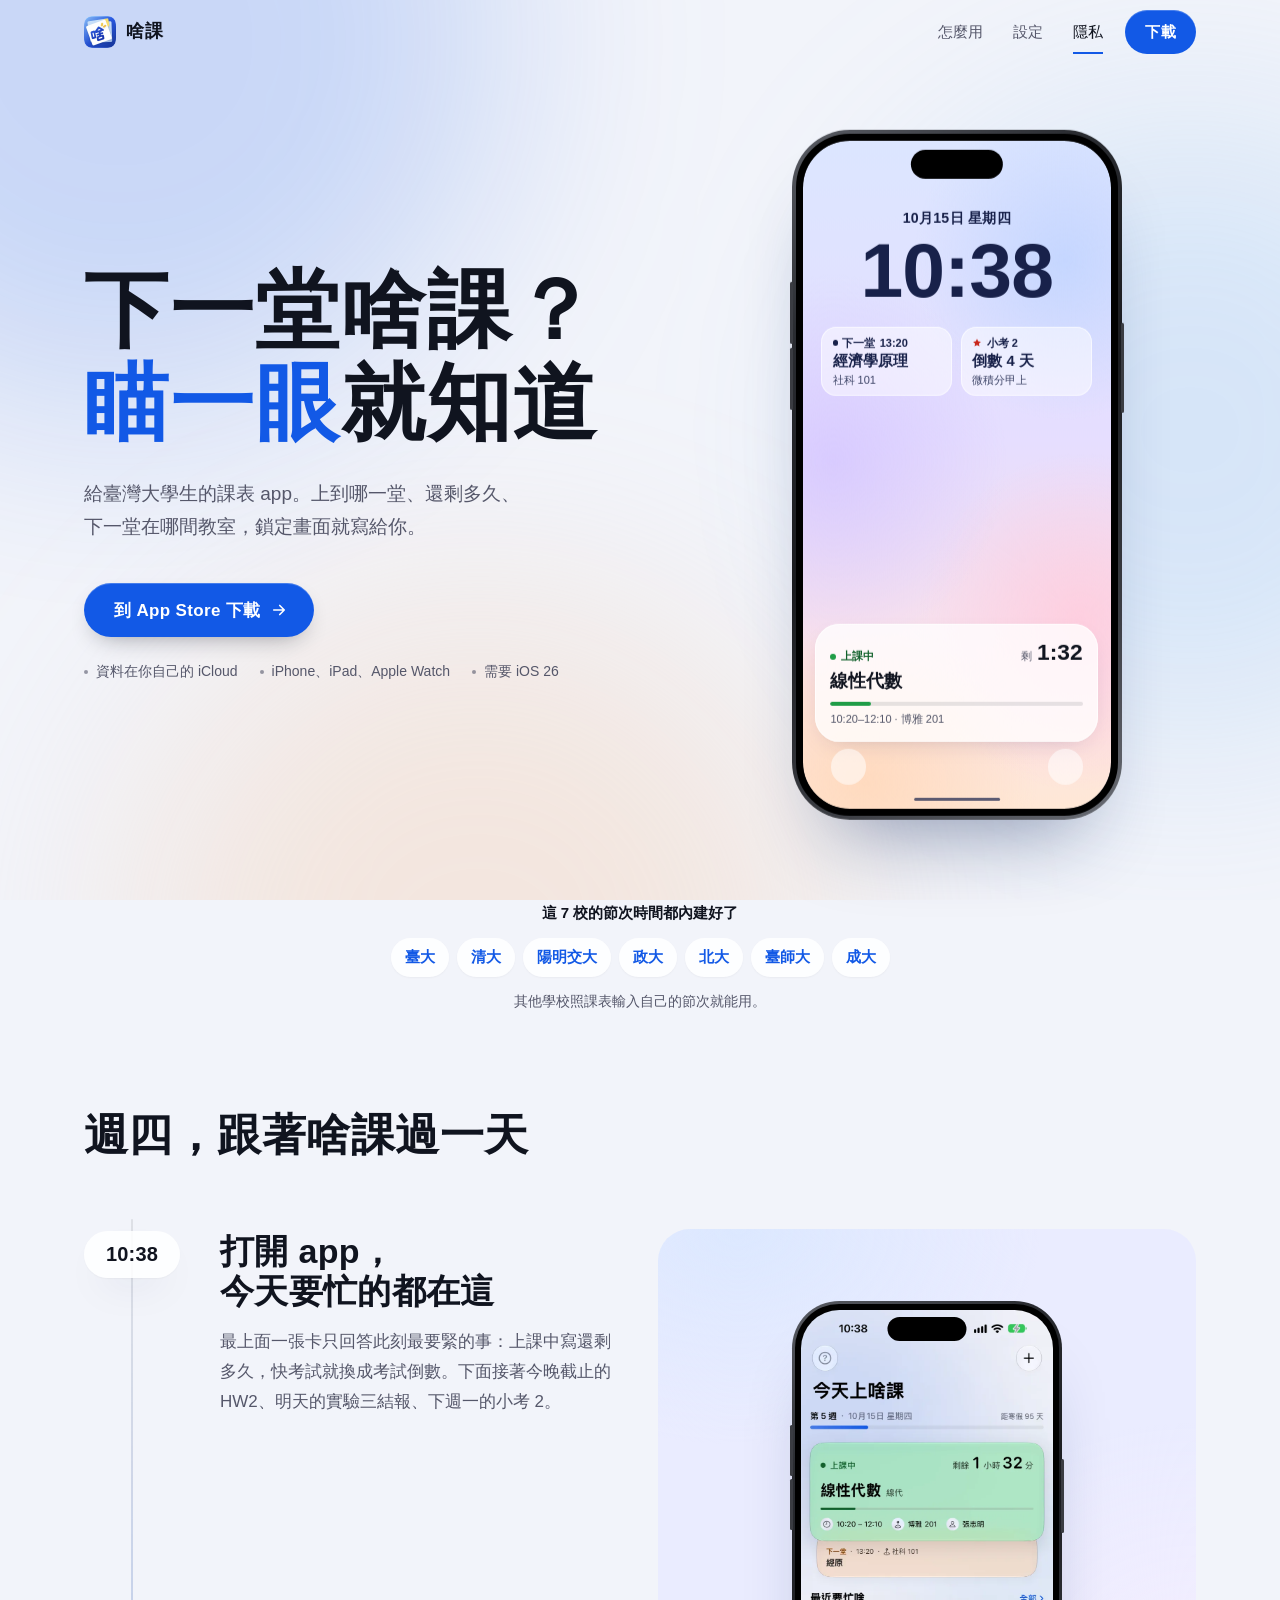
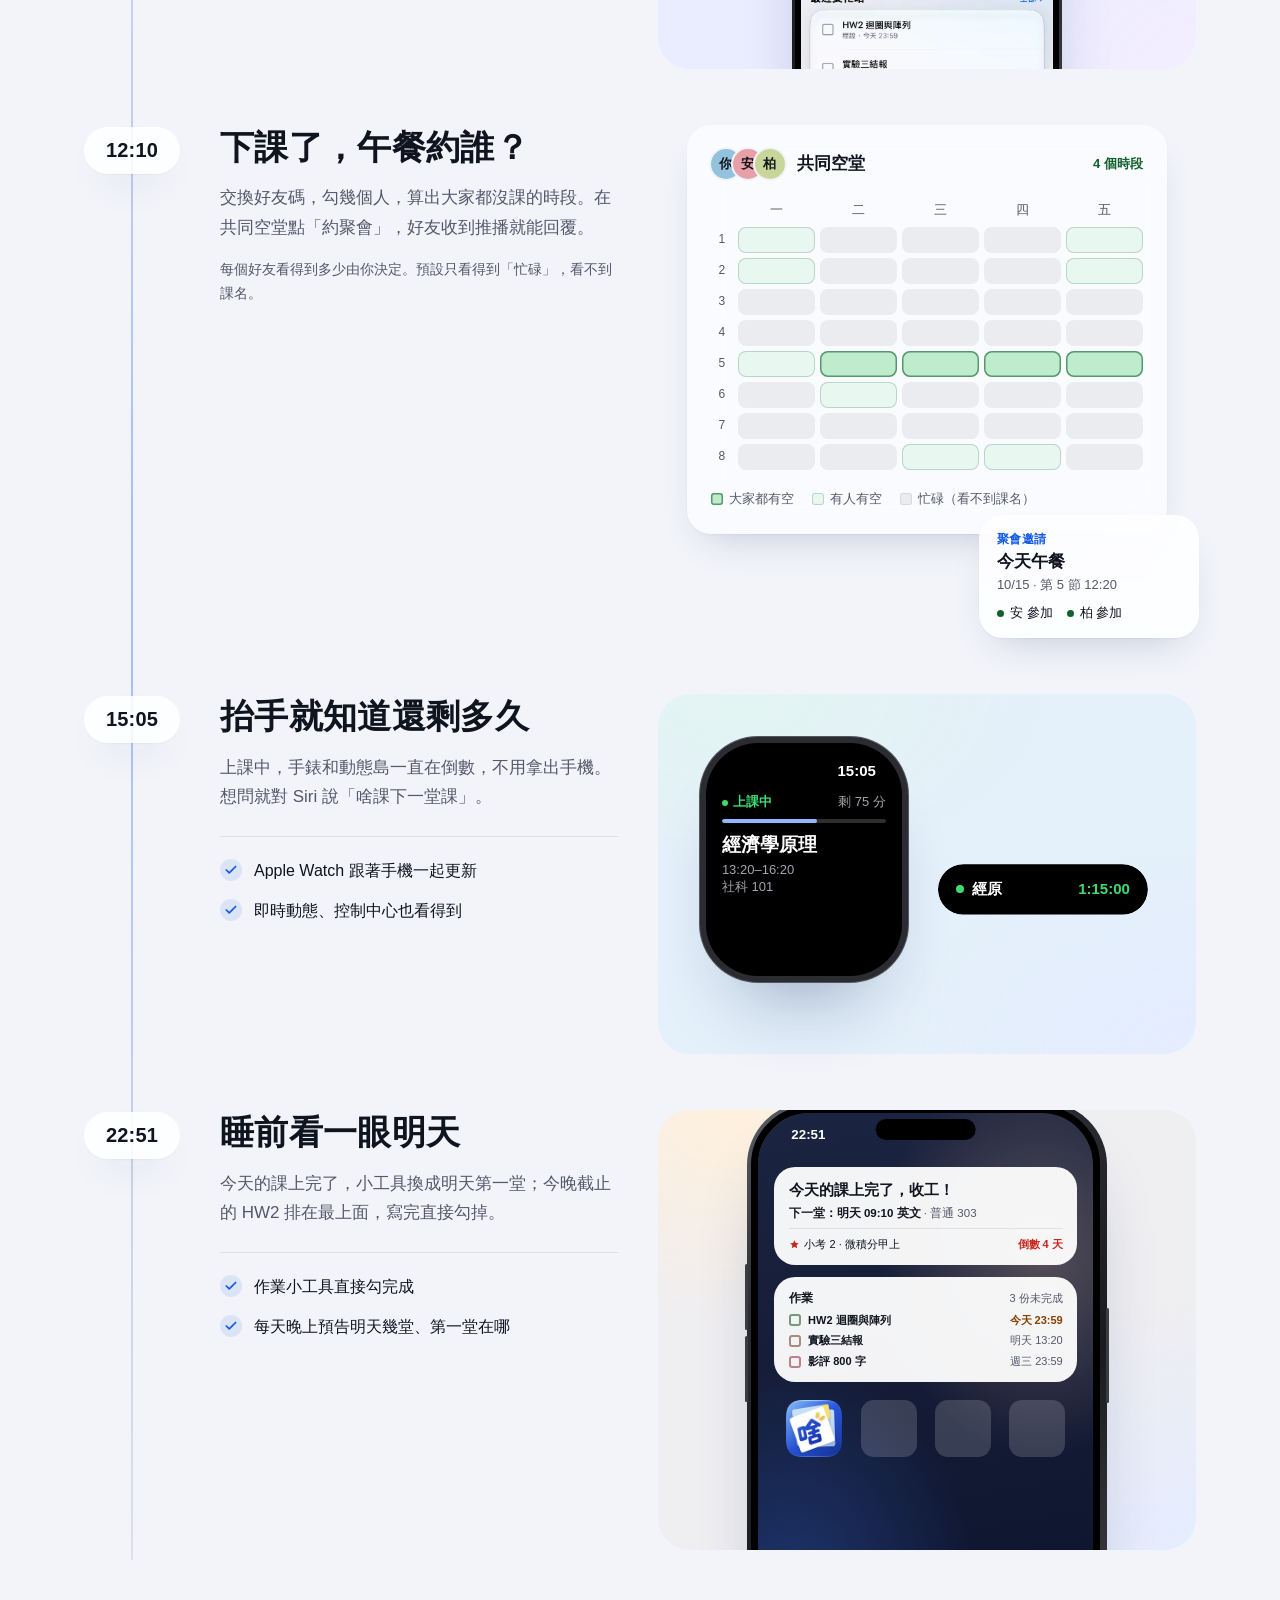
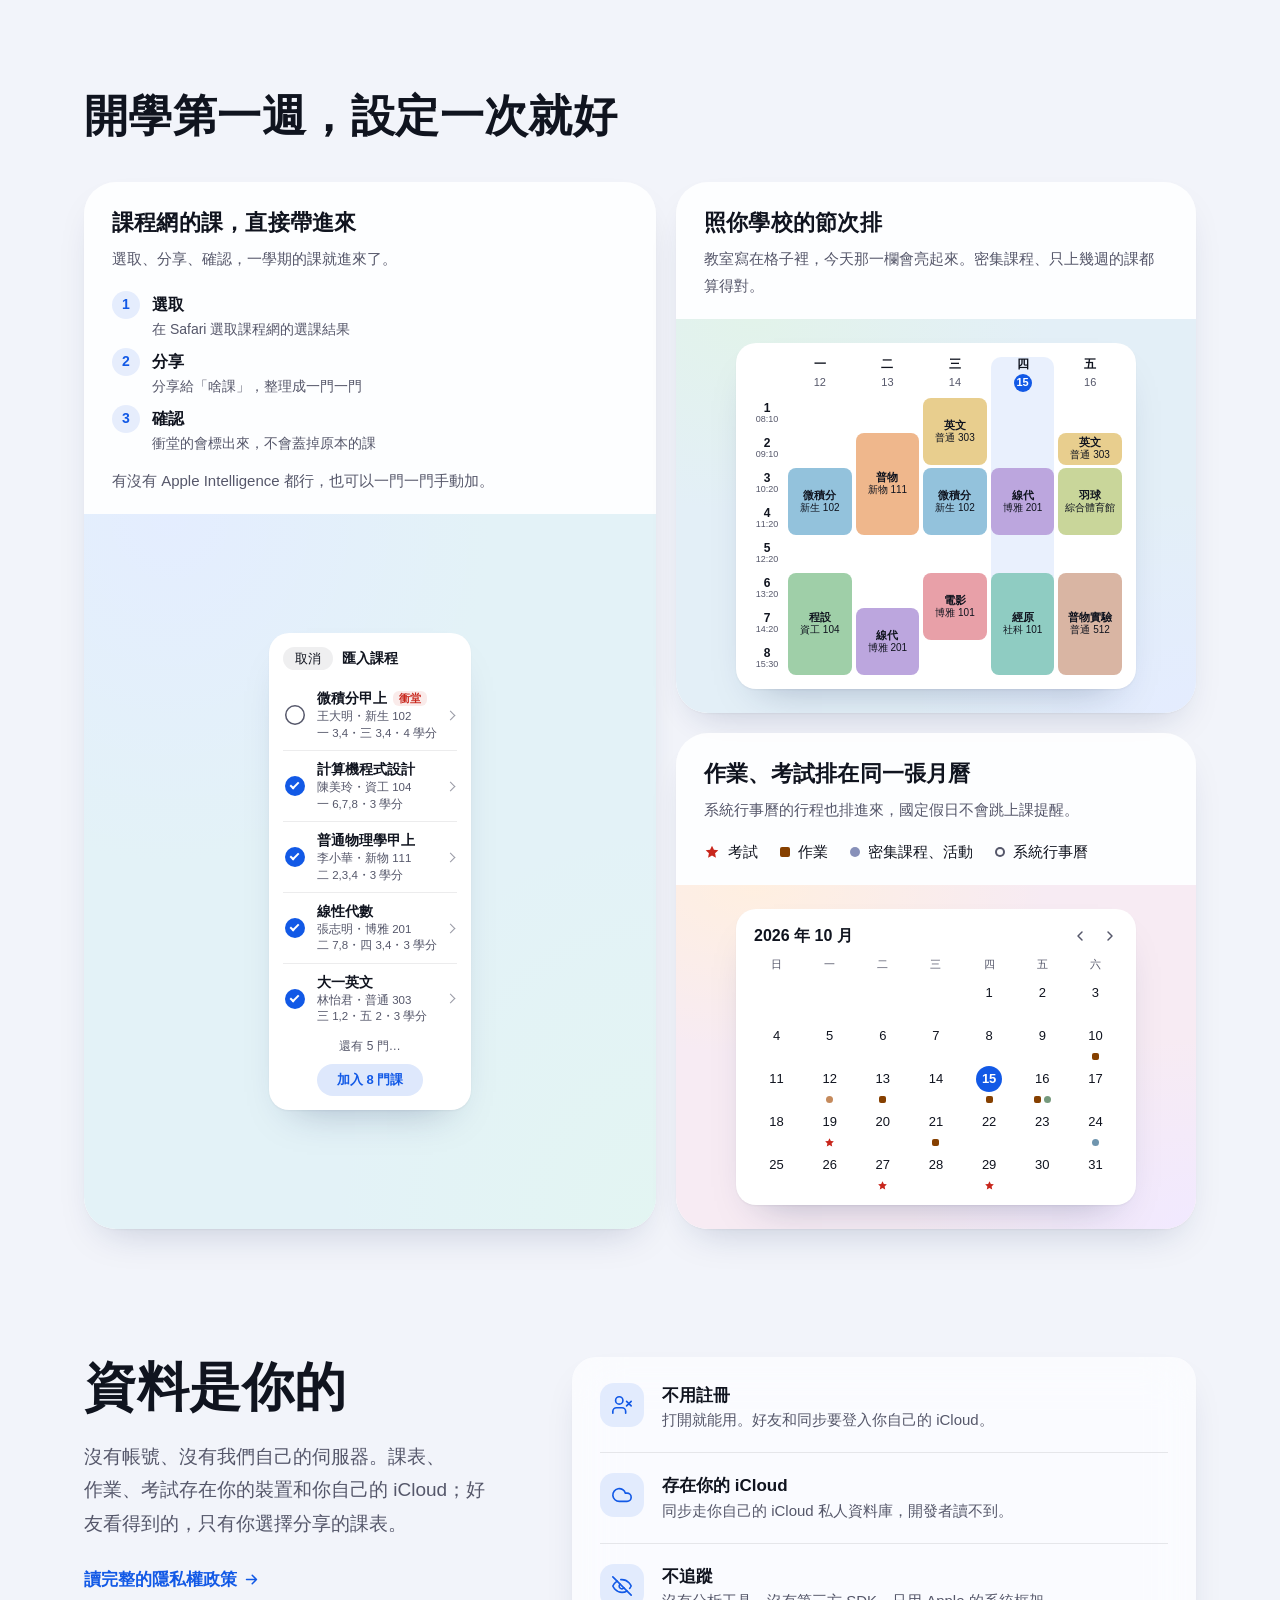
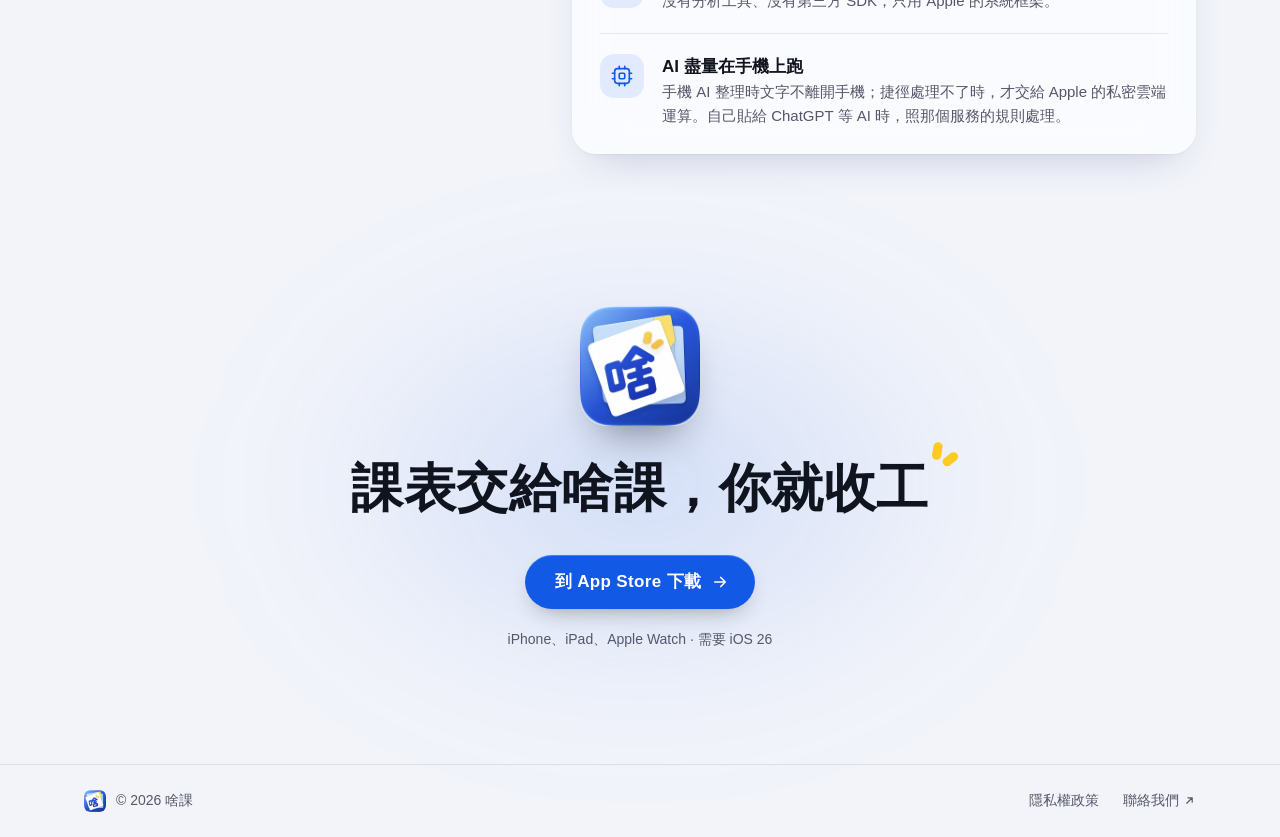
<file: index.html>
<!doctype html>
<html lang="zh-Hant-TW">
<head>
  <meta charset="utf-8">
  <meta name="viewport" content="width=device-width, initial-scale=1, viewport-fit=cover">
  <title>啥課：下一堂啥課？瞄一眼就知道</title>
  <meta name="description" content="做給臺灣大學生的課表 app。下一堂是什麼課、在哪間教室、作業什麼時候交，鎖定畫面、小工具、Apple Watch 瞄一眼就知道。">
  <meta name="theme-color" content="#F2F4FA" media="(prefers-color-scheme: light)">
  <meta name="theme-color" content="#05070D" media="(prefers-color-scheme: dark)">
  <!-- Safari 頂端的「打開／取得」橫幅；ID 是 App Store Connect →「App 資訊」→ Apple ID -->
  <meta name="apple-itunes-app" content="app-id=6815129803">

  <meta property="og:type" content="website">
  <meta property="og:title" content="啥課：下一堂啥課？瞄一眼就知道">
  <meta property="og:description" content="做給臺灣大學生的課表 app。課、作業、考試一頁看完，鎖定畫面瞄一眼就知道下一堂。">
  <!-- 社群平台只吃完整網址（deploy.sh 會檢查）；換網域時這裡和 og:url 一起改 -->
  <meta property="og:url" content="https://amo-ah11235.github.io/whats-my-next-class-site/">
  <meta property="og:image" content="https://amo-ah11235.github.io/whats-my-next-class-site/assets/og.png">
  <meta property="og:locale" content="zh_TW">
  <meta name="twitter:card" content="summary_large_image">

  <link rel="icon" type="image/png" href="assets/favicon.png">
  <link rel="apple-touch-icon" href="assets/apple-touch-icon.png">
  <link rel="stylesheet" href="style.css?v=20261023a">
</head>
<body>
  <a class="skip" href="#main">跳到主要內容</a>
  <div class="sky" aria-hidden="true"><i></i><i></i><i></i></div>

  <!-- 線條圖示：同一套 24 格、圓頭筆畫 -->
  <svg width="0" height="0" style="position:absolute" aria-hidden="true">
    <symbol id="i-check" viewBox="0 0 24 24"><path d="M20 6 9 17l-5-5"/></symbol>
    <symbol id="i-arrow" viewBox="0 0 24 24"><path d="M5 12h14M13 6l6 6-6 6"/></symbol>
    <symbol id="i-back" viewBox="0 0 24 24"><path d="M15 6l-6 6 6 6"/></symbol>
    <symbol id="i-fwd" viewBox="0 0 24 24"><path d="M9 6l6 6-6 6"/></symbol>
    <symbol id="i-out" viewBox="0 0 24 24"><path d="M7 17 17 7M9 7h8v8"/></symbol>
    <symbol id="i-user-x" viewBox="0 0 24 24"><path d="M16 21v-2a4 4 0 0 0-4-4H6a4 4 0 0 0-4 4v2"/><circle cx="9" cy="7" r="4"/><path d="m17 8 5 5M22 8l-5 5"/></symbol>
    <symbol id="i-cloud" viewBox="0 0 24 24"><path d="M17.5 19H9a7 7 0 1 1 6.71-9h1.79a4.5 4.5 0 1 1 0 9Z"/></symbol>
    <symbol id="i-eye-off" viewBox="0 0 24 24"><path d="M9.88 9.88a3 3 0 1 0 4.24 4.24"/><path d="M10.73 5.08A10.4 10.4 0 0 1 12 5c7 0 10 7 10 7a13.2 13.2 0 0 1-1.67 2.68"/><path d="M6.61 6.61A13.5 13.5 0 0 0 2 12s3 7 10 7a9.7 9.7 0 0 0 5.39-1.61"/><path d="m2 2 20 20"/></symbol>
    <symbol id="i-chip" viewBox="0 0 24 24"><rect x="4" y="4" width="16" height="16" rx="3"/><rect x="9" y="9" width="6" height="6" rx="1"/><path d="M9 1.5V4M15 1.5V4M9 20v2.5M15 20v2.5M1.5 9H4M1.5 15H4M20 9h2.5M20 15h2.5"/></symbol>
    <symbol id="i-star" viewBox="0 0 24 24"><path d="M12 2.5l2.9 6.1 6.6.8-4.9 4.6 1.3 6.6L12 17.3l-5.9 3.3 1.3-6.6L2.5 9.4l6.6-.8z"/></symbol>
    <!-- 圖示右上那兩筆驚嘆光芒，座標取自 AppIcon 的 SVG（見 BrandSpark.swift） -->
    <symbol id="i-spark" viewBox="1022 406 318 295"><path d="M1096 462 1078 566M1284 584 1208 645"/></symbol>
  </svg>

  <header class="top" id="top">
    <div class="top-inner">
      <a class="brand" href="#">
        <img src="assets/icon.webp" alt="" width="32" height="32">
        <span>啥課</span>
      </a>
      <nav aria-label="主選單">
        <a href="#day">怎麼用</a>
        <a href="#setup">設定</a>
        <a href="#privacy">隱私</a>
        <a class="pill pill-small" href="https://apps.apple.com/tw/app/id6815129803" data-appstore>下載</a>
      </nav>
    </div>
  </header>

  <!--
    整頁示範資料是同一份（website/README.md「示範資料」）：
    週四 10/15，臺大節次。10:38 線性代數（第 3–4 節，博雅 201）上課中，
    下一堂 13:20 經濟學原理（第 6–8 節，社科 101）；小考 2 在下週一 10/19（微積分甲上），倒數 4 天。
  -->
  <main id="main">
    <!-- 開場：鎖定畫面直接回答「下一堂啥課？」 -->
    <section class="hero">
      <div class="hero-copy">
        <h1>下一堂啥課？<br><span class="ink">瞄一眼</span>就知道</h1>
        <p class="lede">給臺灣大學生的課表 app。上到<span class="nb">哪一堂</span>、<span class="nb">還剩多久</span>、<span class="nb">下一堂</span>在<span class="nb">哪間教室</span>，<span class="nb">鎖定畫面</span><span class="nb">就寫給你</span>。</p>
        <div class="cta">
          <a class="pill" href="https://apps.apple.com/tw/app/id6815129803" data-appstore>
            到 App Store 下載
            <svg class="icon" aria-hidden="true"><use href="#i-arrow"/></svg>
          </a>
        </div>
        <ul class="facts">
          <li>資料在你自己的 iCloud</li>
          <li>iPhone、iPad、Apple Watch</li>
          <li>需要 iOS 26</li>
        </ul>
      </div>

      <figure class="hero-visual">
        <div class="phone">
          <div class="screen lock" role="img" aria-label="iPhone 鎖定畫面，週四 10:38：即時動態顯示線性代數上課中、剩 1 小時 32 分；小工具顯示下一堂 13:20 經濟學原理在社科 101，小考 2（微積分甲上）倒數 4 天">
            <div class="lk-date">10月15日 星期四</div>
            <div class="lk-time num">10:38</div>
            <div class="lk-widgets">
              <div class="lk-w">
                <span class="lk-w-head"><i class="lk-dot"></i>下一堂 <span class="num">13:20</span></span>
                <b>經濟學原理</b>
                <span>社科 101</span>
              </div>
              <div class="lk-w">
                <span class="lk-w-head"><svg class="lk-star" aria-hidden="true"><use href="#i-star"/></svg>小考 2</span>
                <b class="num">倒數 4 天</b>
                <span>微積分甲上</span>
              </div>
            </div>
            <div class="lk-live">
              <div class="lk-live-row">
                <span class="lk-status"><i></i>上課中</span>
                <span class="lk-left num">剩 <b>1:32</b></span>
              </div>
              <div class="lk-title">線性代數</div>
              <div class="lk-bar"><i></i></div>
              <div class="lk-meta num">10:20–12:10 · 博雅 201</div>
            </div>
            <div class="lk-bottom"><i></i><i></i></div>
          </div>
        </div>
      </figure>
    </section>

    <div class="schools">
      <p class="schools-head">這 7 校的節次時間都內建好了</p>
      <ul class="school-tags">
        <li>臺大</li><li>清大</li><li>陽明交大</li><li>政大</li><li>北大</li><li>臺師大</li><li>成大</li>
      </ul>
      <p class="schools-note">其他學校<span class="nb">照課表</span>輸入<span class="nb">自己的節次</span>就能用。</p>
    </div>

    <!-- 一天的時間軸 -->
    <section id="day" class="day" aria-labelledby="day-title">
      <h2 id="day-title" class="day-title"><span class="line">週四，</span><span class="line">跟著啥課過一天</span></h2>

      <ol class="timeline">
        <li class="moment">
          <time class="clock num" datetime="2026-10-15T10:38+08:00">10:38</time>
          <div class="moment-copy">
            <h3><span class="line">打開 app，</span><span class="line">今天要忙的都在這</span></h3>
            <p>最上面一張卡只回答此刻最要緊的事：上課中寫還剩多久，<span class="nb">快考試</span>就換成<span class="nb">考試倒數</span>。下面接著今晚截止的 HW2、明天的<span class="nb">實驗三結報</span>、下週一的<span class="nb">小考 2</span>。</p>
          </div>
          <figure class="stage" style="--t1:#DCE8FF; --t2:#F3EEFF; --d1:#16233F; --d2:#241D3D">
            <div class="phone">
              <div class="screen"><img src="assets/01-today.webp" width="720" height="1564" alt="今天頁：線性代數上課中，剩 1 小時 32 分，後面疊著下一堂經濟學原理，下面列出今晚截止的 HW2 和其他作業、考試"></div>
            </div>
          </figure>
        </li>

        <li class="moment" id="friends">
          <time class="clock num" datetime="2026-10-15T12:10+08:00">12:10</time>
          <div class="moment-copy">
            <h3><span class="line">下課了，</span><span class="line">午餐約誰？</span></h3>
            <p>交換好友碼，勾幾個人，算出大家都沒課的時段。在共同空堂點「約聚會」，好友收到推播就能回覆。</p>
            <p class="note">每個好友看得到多少由你決定。預設只看得到「忙碌」，看不到課名。</p>
          </div>
          <div class="friends-visual">
            <div class="freegrid" role="img" aria-label="三個人的週課表疊在一起，綠色格子是大家都沒課的時段：週二到週五的第 5 節，剛好是午餐時間。好友的課只顯示成忙碌，看不到課名">
              <div class="fg-head">
                <span class="avatars" aria-hidden="true"><b style="--c:#93C2DC">你</b><b style="--c:#E8A0A8">安</b><b style="--c:#C9D69A">柏</b></span>
                <span class="fg-title">共同空堂</span>
                <span class="fg-count num">4 個時段</span>
              </div>
              <div class="fg" id="freegrid"></div>
              <div class="fg-foot">
                <span><i class="sw sw-free"></i>大家都有空</span>
                <span><i class="sw sw-some"></i>有人有空</span>
                <span><i class="sw sw-busy"></i>忙碌（看不到課名）</span>
              </div>
            </div>
            <div class="invite" aria-hidden="true">
              <span class="inv-label">聚會邀請</span>
              <b>今天午餐</b>
              <span class="inv-meta num">10/15 · 第 5 節 12:20</span>
              <span class="inv-replies"><span><i class="ok"></i>安 參加</span><span><i class="ok"></i>柏 參加</span></span>
            </div>
          </div>
        </li>

        <li class="moment">
          <time class="clock num" datetime="2026-10-15T15:05+08:00">15:05</time>
          <div class="moment-copy">
            <h3>抬手就知道還剩多久</h3>
            <p>上課中，手錶和動態島<span class="nb">一直在倒數</span>，<span class="nb">不用拿出手機</span>。想問就對 Siri 說<span class="nb">「啥課下一堂課」</span>。</p>
            <ul class="ticks">
              <li><svg class="icon" aria-hidden="true"><use href="#i-check"/></svg>Apple Watch 跟著手機一起更新</li>
              <li><svg class="icon" aria-hidden="true"><use href="#i-check"/></svg>即時動態、控制中心也看得到</li>
            </ul>
          </div>
          <figure class="wrist" style="--t1:#E3F5F2; --t2:#E4ECFF; --d1:#0F2E2B; --d2:#16233F" aria-label="Apple Watch 和動態島，15:05：經濟學原理上課中，剩 75 分，在社科 101" role="img">
            <div class="watch">
              <div class="watch-screen">
                <span class="wt-time num">15:05</span>
                <span class="wt-row"><span class="wt-status"><i></i>上課中</span><span class="wt-left num">剩 75 分</span></span>
                <span class="wt-bar"><i></i></span>
                <b class="wt-title">經濟學原理</b>
                <span class="wt-meta num">13:20–16:20</span>
                <span class="wt-meta">社科 101</span>
              </div>
            </div>
            <div class="island" aria-hidden="true">
              <span class="is-l"><i></i>經原</span>
              <span class="is-r num" data-countdown="4500">1:15:00</span>
            </div>
          </figure>
        </li>

        <li class="moment">
          <time class="clock num" datetime="2026-10-15T22:51+08:00">22:51</time>
          <div class="moment-copy">
            <h3>睡前看一眼明天</h3>
            <p>今天的課上完了，小工具換成明天第一堂；今晚截止的 HW2 排在最上面，寫完直接勾掉。</p>
            <ul class="ticks">
              <li><svg class="icon" aria-hidden="true"><use href="#i-check"/></svg>作業小工具直接勾完成</li>
              <li><svg class="icon" aria-hidden="true"><use href="#i-check"/></svg>每天晚上預告明天幾堂、第一堂在哪</li>
            </ul>
          </div>
          <figure class="stage stage-home" style="--t1:#FFF0DC; --t2:#E4ECFF; --d1:#3A2A12; --d2:#16233F">
            <div class="phone">
              <div class="screen home" role="img" aria-label="iPhone 主畫面，週四 22:51：小工具寫今天的課上完了，下一堂是明天 09:10 英文，小考 2 倒數 4 天；作業小工具還有 3 份未完成：HW2 今天 23:59 截止、實驗三結報明天 13:20、影評週三">
                <div class="hm-status num">22:51</div>
                <div class="widget w-next" aria-hidden="true">
                  <p class="w-done">今天的課上完了，收工！</p>
                  <p class="w-line">下一堂：明天 <span class="num">09:10</span> 英文<span class="w-dim"> · 普通 303</span></p>
                  <p class="w-exam"><svg class="w-star" aria-hidden="true"><use href="#i-star"/></svg>小考 2 · 微積分甲上<span class="w-due num">倒數 4 天</span></p>
                </div>
                <div class="widget w-tasks" aria-hidden="true">
                  <p class="w-head"><span class="w-title">作業</span><span class="w-detail num">3 份未完成</span></p>
                  <ul>
                    <li style="--c:#75997C"><i></i><b>HW2 迴圈與陣列</b><span class="num w-urgent">今天 23:59</span></li>
                    <li style="--c:#A78B7D"><i></i><b>實驗三結報</b><span class="num">明天 13:20</span></li>
                    <li style="--c:#BB8188"><i></i><b>影評 800 字</b><span class="num">週三 23:59</span></li>
                  </ul>
                </div>
                <div class="hm-icons" aria-hidden="true"><img src="assets/icon.webp" alt="" width="64" height="64"><i></i><i></i><i></i></div>
              </div>
            </div>
          </figure>
        </li>
      </ol>
    </section>

    <!-- 開學第一週做一次 -->
    <section id="setup" class="setup">
      <h2 class="setup-title"><span class="line">開學第一週，</span><span class="line">設定一次就好</span></h2>

      <div class="setup-grid">
        <article class="setup-card setup-import">
          <div class="setup-copy">
            <h3><span class="line">課程網的課，</span><span class="line">直接帶進來</span></h3>
            <p>選取、分享、確認，<span class="nb">一學期的課</span><span class="nb">就進來了</span>。</p>
            <ol class="steps">
              <li><b>選取</b><span>在 Safari 選取課程網的選課結果</span></li>
              <li><b>分享</b><span>分享給「啥課」，整理成一門一門</span></li>
              <li><b>確認</b><span>衝堂的會標出來，不會蓋掉原本的課</span></li>
            </ol>
            <p class="steps-note">有沒有 Apple Intelligence 都行，也可以<span class="nb">一門一門</span>手動加。</p>
          </div>
          <figure class="zoom" style="--t1:#E4EDFF; --t2:#E3F5F2; --d1:#16233F; --d2:#0F2E2B">
            <div class="sim sim-import" role="img" aria-label="匯入確認頁：微積分甲上標紅色「衝堂」，因為跟日文一上撞到，先不勾；計算機程式設計、普通物理學甲上、線性代數、大一英文都已勾選，下面還有 5 門，按鈕寫加入 8 門課">
              <p class="im-bar"><span>取消</span><b>匯入課程</b><span></span></p>
              <ul>
                <li class="off" style="--n:0"><i class="im-check"></i><span class="im-body"><b>微積分甲上<em class="clash">衝堂</em></b><span>王大明・新生 102</span><span class="num">一 3,4・三 3,4・4 學分</span></span><i class="im-chev"></i></li>
                <li class="on" style="--n:1"><i class="im-check"></i><span class="im-body"><b>計算機程式設計</b><span>陳美玲・資工 104</span><span class="num">一 6,7,8・3 學分</span></span><i class="im-chev"></i></li>
                <li class="on" style="--n:2"><i class="im-check"></i><span class="im-body"><b>普通物理學甲上</b><span>李小華・新物 111</span><span class="num">二 2,3,4・3 學分</span></span><i class="im-chev"></i></li>
                <li class="on" style="--n:3"><i class="im-check"></i><span class="im-body"><b>線性代數</b><span>張志明・博雅 201</span><span class="num">二 7,8・四 3,4・3 學分</span></span><i class="im-chev"></i></li>
                <li class="on" style="--n:4"><i class="im-check"></i><span class="im-body"><b>大一英文</b><span>林怡君・普通 303</span><span class="num">三 1,2・五 2・3 學分</span></span><i class="im-chev"></i></li>
              </ul>
              <p class="im-more"><span class="im-more-wide">還有 5 門…</span><span class="im-more-narrow">還有 7 門…</span></p>
              <p class="im-add">加入 8 門課</p>
            </div>
          </figure>
        </article>

        <article class="setup-card">
          <div class="setup-copy">
            <h3>照你學校的節次排</h3>
            <p>教室寫在格子裡，今天那一欄會亮起來。密集課程、只上幾週的課都算得對。</p>
          </div>
          <figure class="zoom" style="--t1:#E2F3EA; --t2:#E4ECFF; --d1:#10301F; --d2:#16233F">
            <div class="sim sim-tt" role="img" aria-label="週課表，週一到週五第 1 到第 8 節，週四那一欄亮起來：週四有線代（博雅 201）和經原（社科 101），每一格都寫教室">
              <div class="tt-grid">
                <span class="tt-today" aria-hidden="true"></span>
                <span class="tt-h" style="--d:1">一<i class="num">12</i></span><span class="tt-h" style="--d:2">二<i class="num">13</i></span><span class="tt-h" style="--d:3">三<i class="num">14</i></span><span class="tt-h today" style="--d:4">四<i class="num">15</i></span><span class="tt-h" style="--d:5">五<i class="num">16</i></span>
                <span class="tt-p num" style="--a:1">1<i>08:10</i></span><span class="tt-p num" style="--a:2">2<i>09:10</i></span><span class="tt-p num" style="--a:3">3<i>10:20</i></span><span class="tt-p num" style="--a:4">4<i>11:20</i></span><span class="tt-p num" style="--a:5">5<i>12:20</i></span><span class="tt-p num" style="--a:6">6<i>13:20</i></span><span class="tt-p num" style="--a:7">7<i>14:20</i></span><span class="tt-p num" style="--a:8">8<i>15:30</i></span>
                <span class="tt-b" style="--d:3;--a:1;--b:2;--c:#E8CE8E;--n:0"><b>英文</b>普通&nbsp;303</span><span class="tt-b" style="--d:2;--a:2;--b:4;--c:#EFB78C;--n:1"><b>普物</b>新物&nbsp;111</span><span class="tt-b" style="--d:5;--a:2;--b:2;--c:#E8CE8E;--n:2"><b>英文</b>普通&nbsp;303</span><span class="tt-b" style="--d:1;--a:3;--b:4;--c:#93C2DC;--n:3"><b>微積分</b>新生&nbsp;102</span><span class="tt-b" style="--d:3;--a:3;--b:4;--c:#93C2DC;--n:4"><b>微積分</b>新生&nbsp;102</span><span class="tt-b" style="--d:4;--a:3;--b:4;--c:#BCA6DE;--n:5"><b>線代</b>博雅&nbsp;201</span><span class="tt-b" style="--d:5;--a:3;--b:4;--c:#C9D69A;--n:6"><b>羽球</b>綜合<wbr>體育館</span><span class="tt-b" style="--d:1;--a:6;--b:8;--c:#9FCFA8;--n:7"><b>程設</b>資工&nbsp;104</span><span class="tt-b" style="--d:3;--a:6;--b:7;--c:#E8A0A8;--n:8"><b>電影</b>博雅&nbsp;101</span><span class="tt-b" style="--d:4;--a:6;--b:8;--c:#8FCCC2;--n:9"><b>經原</b>社科&nbsp;101</span><span class="tt-b" style="--d:5;--a:6;--b:8;--c:#D9B5A3;--n:10"><b>普物實驗</b>普通&nbsp;512</span><span class="tt-b" style="--d:2;--a:7;--b:8;--c:#BCA6DE;--n:11"><b>線代</b>博雅&nbsp;201</span>
              </div>
            </div>
          </figure>
        </article>

        <article class="setup-card">
          <div class="setup-copy">
            <h3>作業、考試排在同一張月曆</h3>
            <p>系統行事曆的行程也排進來，國定假日不會跳上課提醒。</p>
            <ul class="legend" aria-label="月曆圖例">
              <li><svg class="mk mk-star" aria-hidden="true"><use href="#i-star"/></svg>考試</li>
              <li><i class="mk mk-square" aria-hidden="true"></i>作業</li>
              <li><i class="mk mk-dot" aria-hidden="true"></i>密集課程、活動</li>
              <li><i class="mk mk-ring" aria-hidden="true"></i>系統行事曆</li>
            </ul>
          </div>
          <figure class="zoom" style="--t1:#FFEFE0; --t2:#F1E9FF; --d1:#3A2414; --d2:#2A1E40">
            <div class="sim sim-cal" role="img" aria-label="2026 年 10 月月曆，15 日選起來；19、27、29 日有考試星星，10、13、15、16、21 日有作業方塊，12、16、24 日有活動圓點">
              <p class="cm-title"><b>2026 年 10 月</b><span class="cm-nav" aria-hidden="true"><svg class="icon"><use href="#i-back"/></svg><svg class="icon"><use href="#i-fwd"/></svg></span></p>
              <div class="cm-grid">
                <span class="cm-w">日</span><span class="cm-w">一</span><span class="cm-w">二</span><span class="cm-w">三</span><span class="cm-w">四</span><span class="cm-w">五</span><span class="cm-w">六</span>
                <span></span><span></span><span></span><span></span><span class="cm-d" style="--n:1"><b class="num">1</b><span class="cm-m"></span></span><span class="cm-d" style="--n:2"><b class="num">2</b><span class="cm-m"></span></span><span class="cm-d" style="--n:3"><b class="num">3</b><span class="cm-m"></span></span><span class="cm-d" style="--n:4"><b class="num">4</b><span class="cm-m"></span></span><span class="cm-d" style="--n:5"><b class="num">5</b><span class="cm-m"></span></span><span class="cm-d" style="--n:6"><b class="num">6</b><span class="cm-m"></span></span><span class="cm-d" style="--n:7"><b class="num">7</b><span class="cm-m"></span></span><span class="cm-d" style="--n:8"><b class="num">8</b><span class="cm-m"></span></span><span class="cm-d" style="--n:9"><b class="num">9</b><span class="cm-m"></span></span><span class="cm-d" style="--n:10"><b class="num">10</b><span class="cm-m"><i class="cm-sq"></i></span></span><span class="cm-d" style="--n:11"><b class="num">11</b><span class="cm-m"></span></span><span class="cm-d" style="--n:12"><b class="num">12</b><span class="cm-m"><i class="cm-dot" style="--c:#C58A5C"></i></span></span><span class="cm-d" style="--n:13"><b class="num">13</b><span class="cm-m"><i class="cm-sq"></i></span></span><span class="cm-d" style="--n:14"><b class="num">14</b><span class="cm-m"></span></span><span class="cm-d today" style="--n:15"><b class="num">15</b><span class="cm-m"><i class="cm-sq"></i></span></span><span class="cm-d" style="--n:16"><b class="num">16</b><span class="cm-m"><i class="cm-sq"></i><i class="cm-dot" style="--c:#75997C"></i></span></span><span class="cm-d" style="--n:17"><b class="num">17</b><span class="cm-m"></span></span><span class="cm-d" style="--n:18"><b class="num">18</b><span class="cm-m"></span></span><span class="cm-d" style="--n:19"><b class="num">19</b><span class="cm-m"><svg class="cm-star" aria-hidden="true"><use href="#i-star"/></svg></span></span><span class="cm-d" style="--n:20"><b class="num">20</b><span class="cm-m"></span></span><span class="cm-d" style="--n:21"><b class="num">21</b><span class="cm-m"><i class="cm-sq"></i></span></span><span class="cm-d" style="--n:22"><b class="num">22</b><span class="cm-m"></span></span><span class="cm-d" style="--n:23"><b class="num">23</b><span class="cm-m"></span></span><span class="cm-d" style="--n:24"><b class="num">24</b><span class="cm-m"><i class="cm-dot" style="--c:#6F95AE"></i></span></span><span class="cm-d" style="--n:25"><b class="num">25</b><span class="cm-m"></span></span><span class="cm-d" style="--n:26"><b class="num">26</b><span class="cm-m"></span></span><span class="cm-d" style="--n:27"><b class="num">27</b><span class="cm-m"><svg class="cm-star" aria-hidden="true"><use href="#i-star"/></svg></span></span><span class="cm-d" style="--n:28"><b class="num">28</b><span class="cm-m"></span></span><span class="cm-d" style="--n:29"><b class="num">29</b><span class="cm-m"><svg class="cm-star" aria-hidden="true"><use href="#i-star"/></svg></span></span><span class="cm-d" style="--n:30"><b class="num">30</b><span class="cm-m"></span></span><span class="cm-d" style="--n:31"><b class="num">31</b><span class="cm-m"></span></span>
              </div>
            </div>
          </figure>
        </article>
      </div>
    </section>

    <!-- 隱私：清楚直接，不開玩笑 -->
    <section id="privacy" class="privacy">
      <div class="privacy-copy">
        <h2>資料是你的</h2>
        <p class="lede">沒有帳號、沒有我們自己的伺服器。<span class="nb">課表</span>、<span class="nb">作業</span>、<span class="nb">考試</span>存在你的裝置和你自己的 iCloud；好友看得到的，只有你選擇分享的課表。</p>
        <a class="link" href="privacy.html">讀完整的隱私權政策<svg class="icon" aria-hidden="true"><use href="#i-arrow"/></svg></a>
      </div>
      <ul class="privacy-list">
        <li><svg class="pv-icon" aria-hidden="true"><use href="#i-user-x"/></svg><b>不用註冊</b><span>打開就能用。好友和同步要登入你自己的 iCloud。</span></li>
        <li><svg class="pv-icon" aria-hidden="true"><use href="#i-cloud"/></svg><b>存在你的 iCloud</b><span>同步走你自己的 iCloud 私人資料庫，開發者讀不到。</span></li>
        <li><svg class="pv-icon" aria-hidden="true"><use href="#i-eye-off"/></svg><b>不追蹤</b><span>沒有分析工具、沒有第三方 SDK，只用 Apple 的系統框架。</span></li>
        <li><svg class="pv-icon" aria-hidden="true"><use href="#i-chip"/></svg><b>AI 盡量在手機上跑</b><span>手機 AI 整理時文字不離開手機；捷徑處理不了時，才交給 Apple 的私密雲端運算。自己貼給 ChatGPT 等 AI 時，照那個服務的規則處理。</span></li>
      </ul>
    </section>

    <section class="closing">
      <img src="assets/icon.webp" alt="" width="120" height="120" loading="lazy">
      <h2><span class="line">課表交給啥課，</span><span class="line">你就<span class="spark-word">收工<svg class="spark" aria-hidden="true"><use href="#i-spark"/></svg></span></span></h2>
      <a class="pill" href="https://apps.apple.com/tw/app/id6815129803" data-appstore>
        到 App Store 下載
        <svg class="icon" aria-hidden="true"><use href="#i-arrow"/></svg>
      </a>
      <p class="note">iPhone、iPad、Apple Watch · 需要 iOS 26</p>
    </section>
  </main>

  <footer>
    <div class="foot-inner">
      <span class="foot-brand"><img src="assets/icon.webp" alt="" width="22" height="22" loading="lazy">© 2026 啥課</span>
      <nav aria-label="頁尾">
        <a href="privacy.html">隱私權政策</a>
        <a href="https://forms.gle/hQ2aVuAXp2utsXxS7" target="_blank" rel="noopener">聯絡我們<svg class="icon ext" aria-hidden="true"><use href="#i-out"/></svg><span class="sr">（開新分頁）</span></a>
      </nav>
    </div>
  </footer>

  <script>
    // 共同空堂示意：5 天 × 8 節，三個人有一個在上課就算忙。
    // 「你」的課照示範課表：週二到週五的第 5 節（午餐）大家都沒課
    (function () {
      var days = ["一", "二", "三", "四", "五"];
      var free = { "1-4": 1, "2-4": 1, "3-4": 1, "4-4": 1 };
      var some = { "0-0": 1, "0-1": 1, "0-4": 1, "1-5": 1, "2-7": 1, "4-0": 1, "4-1": 1, "3-7": 1 };
      var grid = document.getElementById("freegrid");
      var html = "<span></span>";
      days.forEach(function (d) { html += '<span class="fg-day">' + d + "</span>"; });
      for (var p = 0; p < 8; p++) {
        html += '<span class="fg-p num">' + (p + 1) + "</span>";
        for (var d = 0; d < 5; d++) {
          var k = d + "-" + p;
          html += '<i class="' + (free[k] ? "free" : some[k] ? "some" : "busy") + '" style="--i:' + (p * 5 + d) + '"></i>';
        }
      }
      grid.innerHTML = html;
    })();

    // 頂端：捲動後變玻璃，導覽標出現在讀到哪一段
    (function () {
      var top = document.getElementById("top");
      var on = function () { top.classList.toggle("scrolled", window.scrollY > 8); };
      on();
      window.addEventListener("scroll", on, { passive: true });

      if (!("IntersectionObserver" in window)) return;
      var links = {};
      top.querySelectorAll('nav a[href^="#"]').forEach(function (a) { links[a.getAttribute("href").slice(1)] = a; });
      var io = new IntersectionObserver(function (entries) {
        entries.forEach(function (e) {
          if (!e.isIntersecting) return;
          Object.keys(links).forEach(function (k) { links[k].removeAttribute("aria-current"); });
          if (links[e.target.id]) links[e.target.id].setAttribute("aria-current", "location");
        });
      }, { rootMargin: "-40% 0px -55% 0px" });
      Object.keys(links).forEach(function (id) { io.observe(document.getElementById(id)); });
    })();

    // 動畫：時間軸跟著捲動填色、每個時刻依序出現、空堂格亮起來、動態島真的在倒數。
    // 要求減少動態效果的就全部不動（畫面本來就是完整的）
    (function () {
      if (!("IntersectionObserver" in window) || matchMedia("(prefers-reduced-motion: reduce)").matches) return;
      document.documentElement.classList.add("motion");

      var all = function (sel) { return Array.prototype.slice.call(document.querySelectorAll(sel)); };
      var pending = all(".moment, .setup-card, .privacy-copy, .privacy-list li, .closing");
      var friends = document.getElementById("friends");
      friends.classList.add("armed");

      // 時刻標籤：從上一個時刻往前跑到這個時刻，像時間真的在走
      var clocks = all(".moment .clock");
      var toMin = function (t) { var a = t.split(":"); return a[0] * 60 + +a[1]; };
      var hhmm = function (m) { return String(Math.floor(m / 60)).padStart(2, "0") + ":" + String(m % 60).padStart(2, "0"); };
      clocks.forEach(function (c, i) {
        c.dataset.to = toMin(c.textContent);
        c.dataset.from = i ? toMin(clocks[i - 1].textContent) : c.dataset.to - 18; // 第一個從上課（10:20）開始
      });
      clocks.forEach(function (c) { c.textContent = hhmm(+c.dataset.from); });
      var roll = function (c) {
        var from = +c.dataset.from, to = +c.dataset.to, t0 = performance.now();
        (function step(now) {
          var k = Math.min(1, (now - t0) / 900), e = 1 - Math.pow(1 - k, 3);
          c.textContent = hhmm(Math.round(from + (to - from) * e));
          if (k < 1) requestAnimationFrame(step);
        })(t0);
      };

      // 12:10：空堂一格一格亮，數字跟著數上去
      var count = friends.querySelector(".fg-count");
      count.textContent = "0 個時段";
      var countUp = function () {
        [1, 2, 3, 4].forEach(function (n) { setTimeout(function () { count.textContent = n + " 個時段"; }, 860 + n * 40); });
      };

      // 22:51：小工具出現後，HW2 寫完勾掉
      var tickHW = function (moment) {
        var row = moment.querySelector(".w-tasks li"), left = moment.querySelector(".w-detail");
        if (!row) return;
        var screen = moment.querySelector(".screen.home");
        setTimeout(function () {
          row.classList.add("done"); left.textContent = "2 份未完成";
          screen.setAttribute("aria-label", screen.getAttribute("aria-label").replace("還有 3 份未完成：HW2 今天 23:59 截止、", "HW2 剛勾完成，還有 2 份未完成："));
        }, 1900);
      };

      var reveal = function () {
        var edge = innerHeight * 0.92;
        pending = pending.filter(function (el) {
          if (el.getBoundingClientRect().top > edge) return true;
          el.classList.add("in");
          var c = el.querySelector(".clock");
          if (c) roll(c);
          if (el === friends) { el.classList.add("lit"); countUp(); }
          if (el.querySelector(".stage-home")) tickHW(el);
          return false;
        });
      };

      // 捲動視差：離畫面中間越遠偏越多（-1 到 1）
      var floats = all(".hero-visual .phone, .stage .phone, .wrist .watch, .island");
      var drift = function () {
        var vh = innerHeight;
        floats.forEach(function (el) {
          var r = el.parentElement.getBoundingClientRect();
          if (r.bottom < -vh || r.top > 2 * vh) return;
          var p = (r.top + r.height / 2 - vh / 2) / vh;
          el.style.setProperty("--py", Math.max(-1, Math.min(1, p)).toFixed(3));
        });
      };
      drift();

      var queued = false;
      var onScroll = function () { if (!queued) { queued = true; requestAnimationFrame(function () { queued = false; reveal(); drift(); }); } };
      reveal();
      addEventListener("scroll", onScroll, { passive: true });
      addEventListener("resize", onScroll);
      addEventListener("hashchange", reveal);

      // 時間軸那條線：捲過多少就填多少
      var line = document.querySelector(".timeline");
      var fill = function () {
        var r = line.getBoundingClientRect();
        var p = (innerHeight * 0.55 - r.top) / r.height;
        line.style.setProperty("--progress", Math.max(0, Math.min(1, p)).toFixed(3));
      };
      fill();
      addEventListener("scroll", fill, { passive: true });
      addEventListener("resize", fill);

      // 動態島：看得到的時候每秒少一秒
      // 手錶跟著一起倒數（以分鐘顯示，跟 app 一樣無條件進位）
      var clock = document.querySelector("[data-countdown]"), wrist = document.querySelector(".wt-left");
      var left = +clock.dataset.countdown, start = left, timer = null, watchTime = document.querySelector(".wt-time");
      var show = function () {
        var h = Math.floor(left / 3600), m = Math.floor(left % 3600 / 60), sec = left % 60;
        clock.textContent = h + ":" + String(m).padStart(2, "0") + ":" + String(sec).padStart(2, "0");
        wrist.textContent = "剩 " + Math.ceil(left / 60) + " 分";
        var now = 15 * 60 + 5 + Math.floor((start - left) / 60); // 15:05 起算，手錶的時間跟著倒數走
        watchTime.textContent = Math.floor(now / 60) + ":" + String(now % 60).padStart(2, "0");
      };
      new IntersectionObserver(function (entries) {
        if (entries[0].isIntersecting && !timer) timer = setInterval(function () { if (left > 0) { left--; show(); } }, 1000);
        else if (!entries[0].isIntersecting && timer) { clearInterval(timer); timer = null; }
      }).observe(clock);
    })();
  </script>
</body>
</html>
</file>
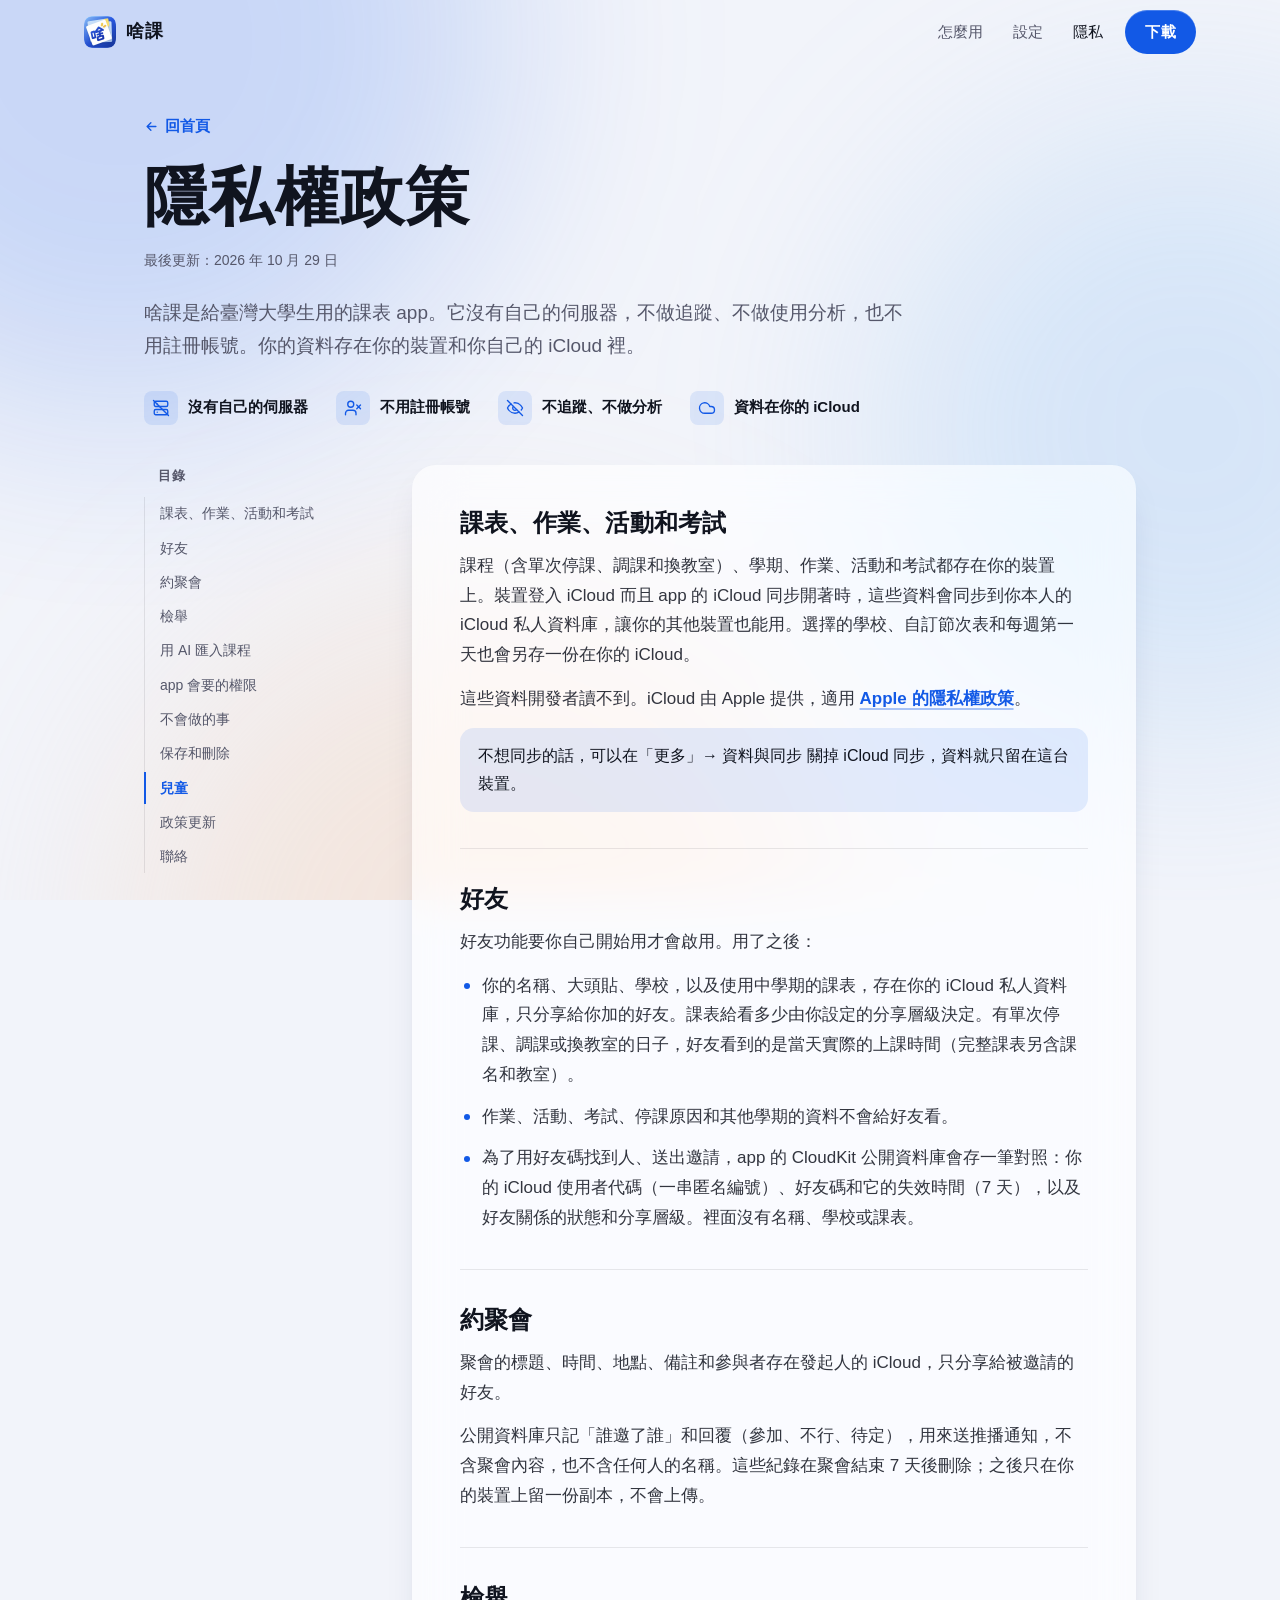
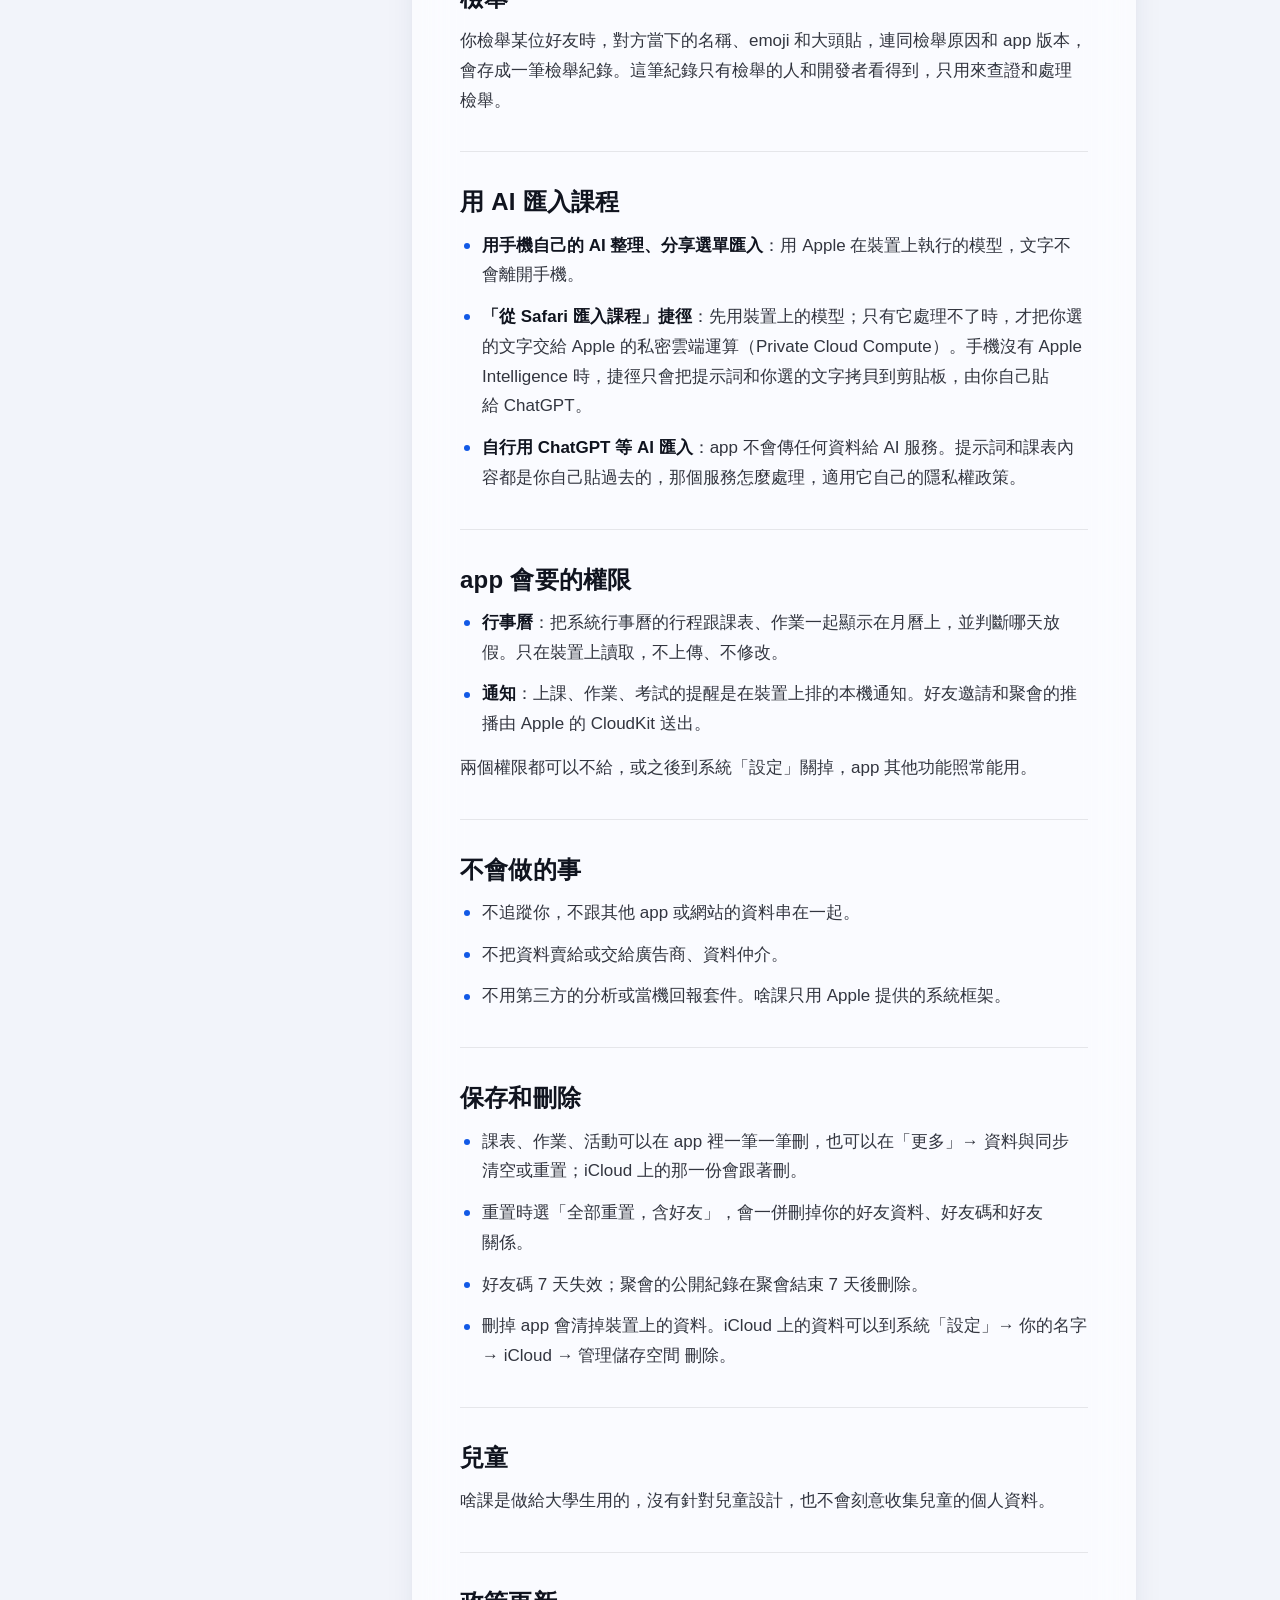
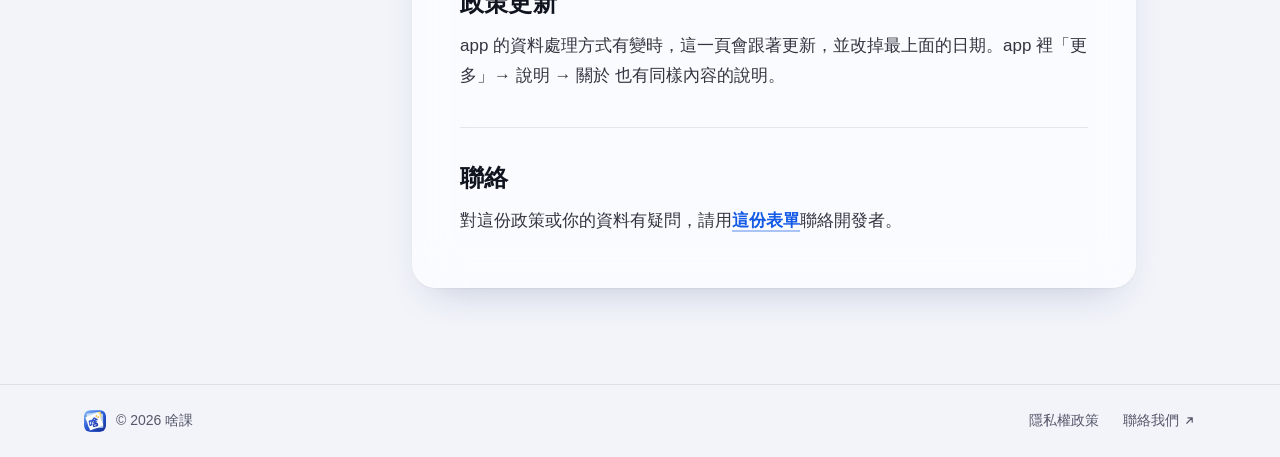
<file: privacy.html>
<!doctype html>
<html lang="zh-Hant-TW">
<head>
  <meta charset="utf-8">
  <meta name="viewport" content="width=device-width, initial-scale=1, viewport-fit=cover">
  <title>隱私權政策 · 啥課</title>
  <meta name="description" content="啥課沒有自己的伺服器，不做追蹤、不做使用分析，也不用註冊帳號。你的資料存在你的裝置和你自己的 iCloud 裡。">
  <meta name="theme-color" content="#F2F4FA" media="(prefers-color-scheme: light)">
  <meta name="theme-color" content="#05070D" media="(prefers-color-scheme: dark)">
  <meta name="apple-itunes-app" content="app-id=6815129803">
  <link rel="icon" type="image/png" href="assets/favicon.png">
  <link rel="apple-touch-icon" href="assets/apple-touch-icon.png">
  <link rel="stylesheet" href="style.css?v=20261023a">
</head>
<body class="doc-page">
  <a class="skip" href="#main">跳到主要內容</a>
  <div class="sky" aria-hidden="true"><i></i><i></i><i></i></div>

  <svg width="0" height="0" style="position:absolute" aria-hidden="true">
    <symbol id="i-arrow" viewBox="0 0 24 24"><path d="M5 12h14M13 6l6 6-6 6"/></symbol>
    <symbol id="i-chev" viewBox="0 0 24 24"><path d="m6 9 6 6 6-6"/></symbol>
    <symbol id="i-out" viewBox="0 0 24 24"><path d="M7 17 17 7M9 7h8v8"/></symbol>
    <symbol id="i-back" viewBox="0 0 24 24"><path d="M19 12H5M11 6l-6 6 6 6"/></symbol>
    <symbol id="i-user-x" viewBox="0 0 24 24"><path d="M16 21v-2a4 4 0 0 0-4-4H6a4 4 0 0 0-4 4v2"/><circle cx="9" cy="7" r="4"/><path d="m17 8 5 5M22 8l-5 5"/></symbol>
    <symbol id="i-cloud" viewBox="0 0 24 24"><path d="M17.5 19H9a7 7 0 1 1 6.71-9h1.79a4.5 4.5 0 1 1 0 9Z"/></symbol>
    <symbol id="i-eye-off" viewBox="0 0 24 24"><path d="M9.88 9.88a3 3 0 1 0 4.24 4.24"/><path d="M10.73 5.08A10.4 10.4 0 0 1 12 5c7 0 10 7 10 7a13.2 13.2 0 0 1-1.67 2.68"/><path d="M6.61 6.61A13.5 13.5 0 0 0 2 12s3 7 10 7a9.7 9.7 0 0 0 5.39-1.61"/><path d="m2 2 20 20"/></symbol>
    <symbol id="i-server-off" viewBox="0 0 24 24"><rect x="3" y="3" width="18" height="7" rx="2"/><rect x="3" y="14" width="18" height="7" rx="2"/><path d="M7 6.5h.01M7 17.5h.01"/><path d="m2 2 20 20"/></symbol>
  </svg>

  <header class="top" id="top">
    <div class="top-inner">
      <a class="brand" href="./">
        <img src="assets/icon.webp" alt="" width="32" height="32">
        <span>啥課</span>
      </a>
      <nav aria-label="主選單">
        <a href="./#day">怎麼用</a>
        <a href="./#setup">設定</a>
        <a href="./#privacy" aria-current="page">隱私</a>
        <a class="pill pill-small" href="https://apps.apple.com/tw/app/id6815129803" data-appstore>下載</a>
      </nav>
    </div>
  </header>

  <main id="main" class="doc">
    <header class="doc-hero">
      <a class="back" href="./"><svg class="icon" aria-hidden="true"><use href="#i-back"/></svg>回首頁</a>
      <h1>隱私權政策</h1>
      <p class="doc-date">最後更新：<time datetime="2026-10-29">2026 年 10 月 29 日</time></p>
      <p class="lede">啥課是給臺灣大學生用的課表 app。它沒有自己的伺服器，不做追蹤、不做使用分析，也不用註冊帳號。你的資料存在你的裝置和你自己的 iCloud 裡。</p>

      <ul class="doc-points" aria-label="重點">
        <li><svg class="pv-icon" aria-hidden="true"><use href="#i-server-off"/></svg>沒有自己的伺服器</li>
        <li><svg class="pv-icon" aria-hidden="true"><use href="#i-user-x"/></svg>不用註冊帳號</li>
        <li><svg class="pv-icon" aria-hidden="true"><use href="#i-eye-off"/></svg>不追蹤、不做分析</li>
        <li><svg class="pv-icon" aria-hidden="true"><use href="#i-cloud"/></svg>資料在你的 iCloud</li>
      </ul>
    </header>

    <div class="doc-body">
      <details class="toc" open>
        <summary>目錄<svg class="icon chev" aria-hidden="true"><use href="#i-chev"/></svg></summary>
        <ol>
          <li><a href="#data">課表、作業、活動和考試</a></li>
          <li><a href="#friends">好友</a></li>
          <li><a href="#gathering">約聚會</a></li>
          <li><a href="#report">檢舉</a></li>
          <li><a href="#ai">用 AI 匯入課程</a></li>
          <li><a href="#permissions">app 會要的權限</a></li>
          <li><a href="#never">不會做的事</a></li>
          <li><a href="#delete">保存和刪除</a></li>
          <li><a href="#children">兒童</a></li>
          <li><a href="#updates">政策更新</a></li>
          <li><a href="#contact">聯絡</a></li>
        </ol>
      </details>

      <article class="prose">
        <section id="data">
          <h2>課表、作業、活動和考試</h2>
          <p>課程（含單次停課、調課和換教室）、學期、作業、活動和考試都存在你的裝置上。裝置登入 iCloud 而且 app 的 iCloud 同步開著時，這些資料會同步到你本人的 iCloud 私人資料庫，讓你的其他裝置也能用。選擇的學校、自訂節次表和每週第一天也會另存一份在你的 iCloud。</p>
          <p>這些資料開發者讀不到。iCloud 由 Apple 提供，適用 <a href="https://www.apple.com/legal/privacy/">Apple 的隱私權政策</a>。</p>
          <p class="callout">不想同步的話，可以在「更多」→ 資料與同步 關掉 iCloud 同步，資料就只留在這台裝置。</p>
        </section>

        <section id="friends">
          <h2>好友</h2>
          <p>好友功能要你自己開始用才會啟用。用了之後：</p>
          <ul>
            <li>你的名稱、大頭貼、學校，以及使用中學期的課表，存在你的 iCloud 私人資料庫，只分享給你加的好友。課表給看多少由你設定的分享層級決定。有單次停課、調課或換教室的日子，好友看到的是當天實際的上課時間（完整課表另含課名和教室）。</li>
            <li>作業、活動、考試、停課原因和其他學期的資料不會給好友看。</li>
            <li>為了用好友碼找到人、送出邀請，app 的 CloudKit 公開資料庫會存一筆對照：你的 iCloud 使用者代碼（一串匿名編號）、好友碼和它的失效時間（7 天），以及好友關係的狀態和分享層級。裡面沒有名稱、學校或課表。</li>
          </ul>
        </section>

        <section id="gathering">
          <h2>約聚會</h2>
          <p>聚會的標題、時間、地點、備註和參與者存在發起人的 iCloud，只分享給被邀請的好友。</p>
          <p>公開資料庫只記「誰邀了誰」和回覆（參加、不行、待定），用來送推播通知，不含聚會內容，也不含任何人的名稱。這些紀錄在聚會結束 7 天後刪除；之後只在你的裝置上留一份副本，不會上傳。</p>
        </section>

        <section id="report">
          <h2>檢舉</h2>
          <p>你檢舉某位好友時，對方當下的名稱、emoji 和大頭貼，連同檢舉原因和 app 版本，會存成一筆檢舉紀錄。這筆紀錄只有檢舉的人和開發者看得到，只用來查證和處理檢舉。</p>
        </section>

        <section id="ai">
          <h2>用 AI 匯入課程</h2>
          <ul>
            <li><strong>用手機自己的 AI 整理、分享選單匯入</strong>：用 Apple 在裝置上執行的模型，文字不會離開手機。</li>
            <li><strong>「從 Safari 匯入課程」捷徑</strong>：先用裝置上的模型；只有它處理不了時，才把你選的文字交給 Apple 的私密雲端運算（Private Cloud Compute）。手機沒有 Apple Intelligence 時，捷徑只會把提示詞和你選的文字拷貝到剪貼板，由你自己貼給 ChatGPT。</li>
            <li><strong>自行用 ChatGPT 等 AI 匯入</strong>：app 不會傳任何資料給 AI 服務。提示詞和課表內容都是你自己貼過去的，那個服務怎麼處理，適用它自己的隱私權政策。</li>
          </ul>
        </section>

        <section id="permissions">
          <h2>app 會要的權限</h2>
          <ul>
            <li><strong>行事曆</strong>：把系統行事曆的行程跟課表、作業一起顯示在月曆上，並判斷哪天放假。只在裝置上讀取，不上傳、不修改。</li>
            <li><strong>通知</strong>：上課、作業、考試的提醒是在裝置上排的本機通知。好友邀請和聚會的推播由 Apple 的 CloudKit 送出。</li>
          </ul>
          <p>兩個權限都可以不給，或之後到系統「設定」關掉，app 其他功能照常能用。</p>
        </section>

        <section id="never">
          <h2>不會做的事</h2>
          <ul>
            <li>不追蹤你，不跟其他 app 或網站的資料串在一起。</li>
            <li>不把資料賣給或交給廣告商、資料仲介。</li>
            <li>不用第三方的分析或當機回報套件。啥課只用 Apple 提供的系統框架。</li>
          </ul>
        </section>

        <section id="delete">
          <h2>保存和刪除</h2>
          <ul>
            <li>課表、作業、活動可以在 app 裡一筆一筆刪，也可以在「更多」→ 資料與同步 清空或重置；iCloud 上的那一份會跟著刪。</li>
            <li>重置時選「全部重置，含好友」，會一併刪掉你的好友資料、好友碼和好友關係。</li>
            <li>好友碼 7 天失效；聚會的公開紀錄在聚會結束 7 天後刪除。</li>
            <li>刪掉 app 會清掉裝置上的資料。iCloud 上的資料可以到系統「設定」→ 你的名字 → iCloud → 管理儲存空間 刪除。</li>
          </ul>
        </section>

        <section id="children">
          <h2>兒童</h2>
          <p>啥課是做給大學生用的，沒有針對兒童設計，也不會刻意收集兒童的個人資料。</p>
        </section>

        <section id="updates">
          <h2>政策更新</h2>
          <p>app 的資料處理方式有變時，這一頁會跟著更新，並改掉最上面的日期。app 裡「更多」→ 說明 → 關於 也有同樣內容的說明。</p>
        </section>

        <section id="contact">
          <h2>聯絡</h2>
          <p>對這份政策或你的資料有疑問，請用<a href="https://forms.gle/hQ2aVuAXp2utsXxS7">這份表單</a>聯絡開發者。</p>
        </section>
      </article>
    </div>
  </main>

  <footer>
    <div class="foot-inner">
      <span class="foot-brand"><img src="assets/icon.webp" alt="" width="22" height="22" loading="lazy">© 2026 啥課</span>
      <nav aria-label="頁尾">
        <a href="privacy.html" aria-current="page">隱私權政策</a>
        <a href="https://forms.gle/hQ2aVuAXp2utsXxS7" target="_blank" rel="noopener">聯絡我們<svg class="icon ext" aria-hidden="true"><use href="#i-out"/></svg><span class="sr">（開新分頁）</span></a>
      </nav>
    </div>
  </footer>

  <script>
    // 捲動後頂端變玻璃；目錄標出現在讀到哪一節
    (function () {
      var top = document.getElementById("top");
      var on = function () { top.classList.toggle("scrolled", window.scrollY > 8); };
      on();
      window.addEventListener("scroll", on, { passive: true });

      var toc = document.querySelector(".toc");
      if (matchMedia("(max-width: 860px)").matches) toc.removeAttribute("open");
      setTimeout(function () { toc.classList.add("ready"); }, 300);

      if (!("IntersectionObserver" in window)) return;
      var links = {};
      document.querySelectorAll(".toc a").forEach(function (a) { links[a.getAttribute("href").slice(1)] = a; });
      var io = new IntersectionObserver(function (entries) {
        entries.forEach(function (e) {
          if (!e.isIntersecting) return;
          Object.keys(links).forEach(function (k) { links[k].removeAttribute("aria-current"); });
          links[e.target.id].setAttribute("aria-current", "location");
        });
      }, { rootMargin: "-20% 0px -70% 0px" });
      document.querySelectorAll(".prose section").forEach(function (s) { io.observe(s); });
    })();
  </script>
</body>
</html>
</file>
<file: style.css>
/* 啥課網站。色票、圓角照 app 的 DESIGN.md：「啥」字藍只給點得下去的東西，
   底下鋪一層天光色暈，內容像貼在玻璃上的便利貼。 */

:root {
  --ink: #1259E6;
  --ink-small: #1259E6;          /* 小字用的藍：深色模式要更亮才有 4.5:1 */
  --ink-fill: #1259E6;
  --ink-fill-hover: #0E4AC2;
  --ink-soft: rgba(18, 89, 230, 0.10);
  --spark: #FDCA22;
  --text: #10141F;
  --text-2: #55576A;
  --bg: #F2F4FA;
  --line: rgba(16, 20, 31, 0.09);
  --surface: rgba(255, 255, 255, 0.66);
  --surface-strong: rgba(255, 255, 255, 0.86);
  /* 卡片的立體感只宣告一次：淺色用陰影，深色用一圈細線 */
  --lift: 0 1px 2px rgba(16, 20, 31, 0.04), 0 18px 40px -20px rgba(18, 40, 90, 0.25);
  --device-shadow: 0 50px 80px -40px rgba(18, 40, 90, 0.45);
  --in-class: #11612B;
  --in-class-tint: rgba(52, 199, 89, 0.30);
  --up-next: #864000;
  --danger: #C8261C;
  --busy: rgba(16, 20, 31, 0.065);
  --glow-1: rgba(55, 115, 237, 0.22);
  --glow-2: rgba(127, 182, 240, 0.24);
  --glow-3: rgba(246, 201, 168, 0.32);

  --r-stage: 32px;
  --r-card: 24px;
  --r-inner: 14px;
  --r-cell: 8px;

  --ease-out: cubic-bezier(.16, 1, .3, 1);
  --ease-spring: cubic-bezier(.34, 1.56, .64, 1);

  --font: -apple-system, BlinkMacSystemFont, "PingFang TC", "Noto Sans TC", "Microsoft JhengHei", sans-serif;
  --font-num: ui-rounded, -apple-system, "PingFang TC", sans-serif;

  color-scheme: light dark;
  accent-color: var(--ink);
  scrollbar-color: color-mix(in srgb, var(--text) 25%, transparent) transparent;
}

@media (prefers-color-scheme: dark) {
  :root {
    --ink: #3D7EFF;
    --ink-small: #6A9BFF;
    --ink-fill: #2F6BEB;
    --ink-fill-hover: #2559D0;
    --ink-soft: rgba(61, 126, 255, 0.16);
    --text: #F2F3F7;
    --text-2: #A3A3AE;
    --bg: #05070D;
    --line: rgba(255, 255, 255, 0.09);
    --surface: rgba(30, 32, 40, 0.62);
    --surface-strong: rgba(36, 38, 48, 0.9);
    --lift: inset 0 0 0 1px rgba(255, 255, 255, 0.09);
    --device-shadow: 0 50px 80px -40px rgba(0, 0, 0, 0.9);
    --in-class: #3DDC72;
    --up-next: #FFB340;
    --danger: #FF6961;
    --busy: rgba(255, 255, 255, 0.07);
    --glow-1: rgba(37, 77, 157, 0.42);
    --glow-2: rgba(28, 90, 140, 0.26);
    --glow-3: rgba(37, 77, 157, 0.12);
  }
}

*, *::before, *::after { box-sizing: border-box; }

html { scroll-behavior: smooth; -webkit-text-size-adjust: 100%; overflow-x: clip; }

body {
  margin: 0;
  font-family: var(--font);
  font-size: 17px;
  line-height: 1.75;
  color: var(--text);
  background: var(--bg);
  caret-color: var(--ink);
  -webkit-font-smoothing: antialiased;
  overflow-x: clip;
}
::selection { background: color-mix(in srgb, var(--ink) 24%, transparent); }

img { display: block; max-width: 100%; height: auto; }
a { color: inherit; text-decoration: none; }
h1, h2, h3 {
  margin: 0; line-height: 1.18; letter-spacing: 0.01em; text-wrap: balance;
  font-feature-settings: "palt"; /* 中文標點收窄 */
}
p, li { margin: 0; text-wrap: pretty; }
figure { margin: 0; }
[id] { scroll-margin-top: 80px; }
a, button { touch-action: manipulation; -webkit-tap-highlight-color: transparent; }
:focus-visible { outline: 3px solid var(--ink); outline-offset: 3px; border-radius: 8px; }
.pill:focus-visible { outline-offset: 4px; border-radius: 999px; }
.num { font-family: var(--font-num); font-variant-numeric: tabular-nums; }
/* 標題一行一行排，行內不斷開（中文不會在「課表」中間斷掉） */
h1 .line, h2 .line, h3 .line { display: inline-block; }
.nb { white-space: nowrap; }
.sr { position: absolute; width: 1px; height: 1px; overflow: hidden; clip-path: inset(50%); white-space: nowrap; }

.icon { width: 1em; height: 1em; flex: none; fill: none; stroke: currentColor; stroke-width: 2.2; stroke-linecap: round; stroke-linejoin: round; }

.skip {
  position: absolute; left: 16px; top: -100px; z-index: 30;
  padding: 10px 18px; border-radius: 999px; background: var(--ink-fill); color: #fff; font-weight: 600;
}
.skip:focus { top: 12px; }

/* 天光色暈 */
.sky { position: fixed; inset: 0; z-index: -1; pointer-events: none; overflow: hidden; }
.sky i { position: absolute; border-radius: 50%; filter: blur(110px); }
.sky i:nth-child(1) { width: 760px; height: 760px; left: -260px; top: -340px; background: var(--glow-1); }
.sky i:nth-child(2) { width: 620px; height: 620px; right: -220px; top: 120px; background: var(--glow-2); }
.sky i:nth-child(3) { width: 700px; height: 700px; left: 10%; bottom: -400px; background: var(--glow-3); }

/* 頂端：捲動後才變玻璃 */
.top { position: sticky; top: 0; z-index: 20; padding-top: env(safe-area-inset-top); transition: background .3s, box-shadow .3s; }
.top.scrolled {
  background: color-mix(in srgb, var(--bg) 72%, transparent);
  -webkit-backdrop-filter: blur(20px) saturate(1.7);
  backdrop-filter: blur(20px) saturate(1.7);
  box-shadow: 0 1px 0 var(--line);
}
.top-inner {
  max-width: 1160px; margin: 0 auto;
  display: flex; align-items: center; justify-content: space-between;
  padding: 10px max(24px, env(safe-area-inset-right)) 10px max(24px, env(safe-area-inset-left));
}
.brand { display: flex; align-items: center; gap: 10px; min-height: 44px; font-weight: 700; font-size: 18px; letter-spacing: 0.04em; white-space: nowrap; }
.brand img { border-radius: var(--r-cell); }
.top nav { display: flex; align-items: center; gap: 14px; font-size: 15px; color: var(--text-2); }
.top nav a { white-space: nowrap; }
.top nav a:not(.pill) { display: inline-flex; align-items: center; justify-content: center; min-height: 44px; min-width: 44px; padding-inline: 8px; /* 兩個字的連結也有 44pt 點擊範圍 */ transition: color .2s; }
.top nav a:not(.pill):hover, .top nav a[aria-current] { color: var(--text); }
.top nav a[aria-current="location"] { background: linear-gradient(var(--ink), var(--ink)) bottom / 100% 2px no-repeat content-box; } /* 底線只畫在字下面，不含左右點擊範圍 */

.pill {
  display: inline-flex; align-items: center; justify-content: center; gap: 10px;
  min-height: 54px; padding: 0 26px 0 30px;
  border-radius: 999px;
  background: var(--ink-fill); color: #fff;
  font-weight: 600; font-size: 17px; letter-spacing: 0.02em;
  box-shadow: inset 0 1px 0 rgba(255, 255, 255, 0.22), 0 10px 24px -12px rgba(16, 20, 31, 0.45);
  transition: background .2s, transform .2s var(--ease-out);
}
.pill .icon { width: 18px; height: 18px; transition: transform .25s var(--ease-out); }
.pill:hover { background: var(--ink-fill-hover); }
.pill:hover .icon { transform: translateX(3px); }
.pill:active { transform: scale(0.97); }
.top nav .pill-small { min-height: 44px; padding: 0 20px; font-size: 15px; color: #fff; box-shadow: inset 0 1px 0 rgba(255, 255, 255, 0.22); }

main { max-width: 1160px; margin: 0 auto; padding: 0 max(24px, env(safe-area-inset-right)) 0 max(24px, env(safe-area-inset-left)); }

.lede { font-size: 19px; color: var(--text-2); max-width: 31em; }
.note { font-size: 14px; color: var(--text-2); }
.ink { color: var(--ink); }

/* ── 開場 ── */
.hero {
  display: grid; grid-template-columns: 1.1fr 0.9fr; align-items: center; gap: 48px;
  padding: 48px 0 64px; min-height: min(860px, calc(100vh - 64px));
}
.hero h1 { font-size: clamp(46px, 6.6vw, 84px); font-weight: 700; line-height: 1.1; letter-spacing: 0.02em; margin-bottom: 28px; }
.hero .lede { max-width: 25em; }
.cta { display: flex; flex-wrap: wrap; align-items: center; gap: 16px; margin-top: 40px; }
.facts { list-style: none; margin: 22px 0 0; padding: 0; display: flex; flex-wrap: wrap; gap: 6px 22px; font-size: 14px; color: var(--text-2); }
.facts li { display: flex; align-items: center; gap: 8px; }
.facts li::before { content: ""; width: 4px; height: 4px; border-radius: 50%; background: currentColor; opacity: .6; }

.hero-visual { justify-self: center; }

/* 手機：鈦金屬邊＋黑色螢幕框＋動態島 */
.phone {
  --w: 330px;
  position: relative;
  width: var(--w); padding: calc(var(--w) * 0.012);
  border-radius: calc(var(--w) * 0.175);
  background: linear-gradient(145deg, #5B5E66 0%, #2A2C31 22%, #1A1B1F 50%, #3C3E44 78%, #6A6D75 100%);
  box-shadow: var(--device-shadow);
}
.phone::before, .phone::after { /* 側鍵 */
  content: ""; position: absolute; width: 3px; border-radius: 2px; background: #3A3C42;
}
.phone::before { left: -2px; top: 22%; height: 9%; box-shadow: 0 calc(var(--w) * 0.2) 0 #3A3C42; }
.phone::after { right: -2px; top: 28%; height: 13%; }
.screen {
  position: relative; overflow: hidden;
  padding: calc(var(--w) * 0.022);
  border-radius: calc(var(--w) * 0.163);
  background: #000;
}
.screen img { border-radius: calc(var(--w) * 0.142); width: 100%; }
.screen::after { /* 動態島 */
  content: ""; position: absolute; left: 50%; transform: translateX(-50%); z-index: 2;
  top: calc(var(--w) * 0.048); width: 30%; height: calc(var(--w) * 0.088);
  border-radius: 999px; background: #000;
}
@media (prefers-color-scheme: dark) {
  .screen img { filter: brightness(0.9); } /* 淺色截圖在深色頁面上壓一點亮度 */
}

/* 鎖定畫面：用 HTML 畫，數字跟今天頁截圖是同一個時刻（週四 10:38）。
   字放在深一點的半透明底上，最小 11px，對比過 4.5:1 */
.lock {
  --lk-ink: #18214A; /* 淺色桌布上的字：深藍，不用純黑 */
  container-type: inline-size;
  aspect-ratio: 1320 / 2868;
  padding: 0; border: calc(var(--w) * 0.022) solid #000; box-sizing: content-box;
  width: calc(var(--w) * 0.932);
  color: var(--lk-ink); text-align: center;
  /* 淺色柔和的抽象桌布（自己畫的，不用 Apple 的桌布檔）：上淡藍、中淡紫、下淡桃 */
  background:
    radial-gradient(70% 34% at 85% 18%, rgba(196, 214, 255, 0.95), transparent 70%),
    radial-gradient(80% 40% at 10% 48%, rgba(214, 200, 255, 0.85), transparent 70%),
    radial-gradient(75% 36% at 90% 72%, rgba(255, 205, 222, 0.9), transparent 70%),
    radial-gradient(80% 34% at 20% 96%, rgba(255, 218, 190, 0.95), transparent 70%),
    linear-gradient(180deg, #DCE6FF 0%, #E6DEFF 45%, #FBE1EA 78%, #FFE8D6 100%);
  background-clip: padding-box;
  border-radius: calc(var(--w) * 0.163);
}
.lock::after { top: calc(var(--w) * 0.026); }
.lock::before { /* 開場「抬手喚醒」用的黑幕，平常是透明的 */
  content: ""; position: absolute; inset: 0; z-index: 1; border-radius: inherit;
  background: #000; opacity: 0; pointer-events: none;
}
.lk-date { padding-top: 21cqw; font-size: max(12px, 4.6cqw); font-weight: 600; letter-spacing: .02em; }
.lk-time { font-size: 25cqw; font-weight: 700; line-height: 1; margin-top: .5cqw; letter-spacing: -.01em; }
.lk-widgets { width: 88%; margin: 6cqw auto 0; display: grid; grid-template-columns: 1fr 1fr; gap: 3cqw; text-align: left; }
/* 卡片用半透明白，不用毛玻璃：Safari 在動畫中的毛玻璃上會把文字畫出方塊 */
.lk-w {
  display: flex; flex-direction: column; padding: 2.8cqw 3.6cqw; border-radius: 5cqw;
  background: rgba(255, 255, 255, 0.5); box-shadow: inset 0 0 0 1px rgba(255, 255, 255, 0.6);
  font-size: max(11px, 3.4cqw); line-height: 1.35; white-space: nowrap;
}
.lk-w-head { display: flex; align-items: center; gap: 1.4cqw; font-weight: 600; }
.lk-w b { font-size: max(13px, 4.8cqw); margin: .6cqw 0 .2cqw; }
.lk-w > span:last-child { color: #3E4568; }
.lk-dot { width: 1.8cqw; height: 1.8cqw; border-radius: 50%; background: var(--lk-ink); flex: none; }
.lk-star { width: max(10px, 3cqw); height: max(10px, 3cqw); fill: #C8261C; flex: none; }
.lk-live {
  position: absolute; left: 4cqw; right: 4cqw; bottom: 22cqw;
  padding: 4.4cqw 5cqw 4.8cqw; border-radius: 8cqw; text-align: left;
  background: rgba(255, 255, 255, 0.78); color: #10141F;
  box-shadow: inset 0 0 0 1px rgba(255, 255, 255, 0.7), 0 8px 24px -12px rgba(40, 30, 90, 0.25);
  line-height: 1.25;
}
.lk-live-row { display: flex; justify-content: space-between; align-items: baseline; }
.lk-status { display: flex; align-items: center; gap: 1.6cqw; font-size: max(11px, 3.6cqw); font-weight: 600; color: #11612B; }
.lk-status i { width: 1.9cqw; height: 1.9cqw; border-radius: 50%; background: #1F9D47; }
.lk-left { font-size: max(11px, 3.4cqw); color: #55576A; }
.lk-left b { font-size: 7.4cqw; font-weight: 600; margin-left: .6cqw; color: #10141F; }
.lk-title { font-size: max(14px, 5.8cqw); font-weight: 700; margin: 1.2cqw 0 3.2cqw; }
.lk-bar { height: 1.4cqw; border-radius: 999px; background: rgba(16, 20, 31, 0.1); overflow: hidden; }
.lk-bar i { display: block; width: 16%; height: 100%; border-radius: inherit; background: #1F9D47; }
.lk-meta { font-size: max(11px, 3.3cqw); color: #55576A; margin-top: 2.4cqw; }
.lk-bottom { position: absolute; left: 9cqw; right: 9cqw; bottom: 8cqw; display: flex; justify-content: space-between; }
.lk-bottom i { width: 11.5cqw; height: 11.5cqw; border-radius: 50%; background: rgba(255, 255, 255, 0.55); }
.lk-bottom::after { content: ""; position: absolute; left: 50%; bottom: -5.4cqw; transform: translateX(-50%); width: 34%; height: 1.2cqw; border-radius: 999px; background: var(--lk-ink); opacity: .7; }

/* ── 學校：一句話，不做成一排校名 ── */
.schools { max-width: 40em; margin: 0 auto; padding: 0 0 64px; text-align: center; }
.schools-head { font-size: 15px; font-weight: 600; color: var(--text); margin: 0 0 12px; }
.school-tags { list-style: none; margin: 0; padding: 0; display: flex; flex-wrap: wrap; justify-content: center; gap: 8px; }
.school-tags li { padding: 6px 14px; border-radius: 999px; background: var(--surface-strong); box-shadow: var(--lift); font-size: 15px; font-weight: 600; color: var(--ink-small); }
.schools-note { margin: 12px 0 0; font-size: 14px; color: var(--text-2); text-wrap: balance; }

/* ── 一天的時間軸 ── */
.day { padding: 32px 0 48px; }
.day-title, .setup-title { font-size: clamp(30px, 3.8vw, 44px); font-weight: 700; margin-bottom: 40px; }
.timeline { list-style: none; margin: 0; padding: 0; position: relative; }
/* 左邊一條時間線，時刻掛在線上 */
.timeline::before {
  content: ""; position: absolute; left: 47px; top: 18px; bottom: 18px; width: 2px; border-radius: 1px;
  background: linear-gradient(var(--line), color-mix(in srgb, var(--ink) 35%, transparent) 50%, var(--line));
}
.moment {
  position: relative; display: grid; grid-template-columns: 96px minmax(0, 0.85fr) minmax(0, 1.15fr);
  column-gap: 40px; align-items: start; padding: 28px 0;
}
/* 文字跟時刻同一高度起頭，畫面在右邊自己撐開 */
.moment-copy { padding-top: 2px; }
.clock {
  align-self: start; position: relative; z-index: 1; margin-top: 2px;
  display: inline-flex; justify-content: center; width: 96px; padding: 6px 0; border-radius: 999px;
  font-size: 20px; font-weight: 600; letter-spacing: .01em;
  background: var(--surface-strong); box-shadow: var(--lift); color: var(--text);
}
.moment-copy { max-width: 26em; }
.moment h3 { font-size: clamp(26px, 2.8vw, 34px); font-weight: 700; margin-bottom: 16px; }
.moment-copy > p:not(.note) { color: var(--text-2); font-size: 17px; }
.moment-copy > .note { margin-top: 14px; }

.stage {
  position: relative; overflow: hidden; container-type: inline-size;
  height: 440px;
  border-radius: var(--r-stage);
  background:
    radial-gradient(80% 70% at 15% 0%, var(--t1), transparent 70%),
    radial-gradient(80% 80% at 100% 100%, var(--t2), transparent 70%),
    color-mix(in srgb, var(--t1) 40%, var(--t2));
  display: flex; justify-content: center;
}
/* 手機寬度用 cqi：--w 會拿去算外框、螢幕內距、動態島，百分比在不同屬性裡的基準不一樣 */
.stage .phone { --w: min(270px, 62cqi); margin-top: 36px; height: fit-content; }
@media (prefers-color-scheme: dark) {
  .stage {
    background:
      radial-gradient(80% 70% at 15% 0%, var(--d1), transparent 70%),
      radial-gradient(80% 80% at 100% 100%, var(--d2), transparent 70%),
      #0D0F16;
    box-shadow: var(--lift);
  }
}

/* 12:10 共同空堂 */
.friends-visual { position: relative; width: 100%; max-width: 480px; justify-self: center; padding-bottom: 104px; } /* 邀請卡只疊到空堂表的下內距，不蓋圖例 */
.freegrid {
  padding: 24px; border-radius: var(--r-card);
  background: var(--surface); box-shadow: var(--lift);
  -webkit-backdrop-filter: blur(24px) saturate(1.7); backdrop-filter: blur(24px) saturate(1.7);
}
.fg-head { display: flex; align-items: center; gap: 12px; margin-bottom: 20px; }
.fg-title { font-weight: 700; }
.fg-count { margin-left: auto; font-size: 13px; font-weight: 600; color: var(--in-class); }
.avatars { display: flex; }
.avatars b {
  width: 30px; height: 30px; border-radius: 50%;
  display: grid; place-items: center; font-size: 13px; color: #10141F;
  background: var(--c); box-shadow: 0 0 0 2px var(--bg); margin-left: -8px;
}
.avatars b:first-child { margin-left: 0; }
.fg { display: grid; grid-template-columns: 22px repeat(5, 1fr); gap: 5px; }
.fg-day { text-align: center; font-size: 13px; color: var(--text-2); }
.fg-p { font-size: 12px; color: var(--text-2); display: grid; place-items: center; }
.fg i { height: 26px; border-radius: var(--r-cell); background: var(--busy); }
.fg i.free, .sw-free { background: var(--in-class-tint); box-shadow: inset 0 0 0 1.5px color-mix(in srgb, var(--in-class) 60%, transparent); }
/* 整頁唯一的動畫：一開始跟忙碌的格子一樣，捲到時大家都有空的格子依序亮成綠色 */
.armed .fg i.free { background: var(--busy); box-shadow: none; transition: background .5s var(--ease-out), box-shadow .5s var(--ease-out); transition-delay: calc(250ms + var(--i) * 30ms); }
.armed.lit .fg i.free { background: var(--in-class-tint); box-shadow: inset 0 0 0 1.5px color-mix(in srgb, var(--in-class) 60%, transparent); animation: pop .6s var(--ease-out) both; animation-delay: calc(250ms + var(--i) * 30ms); }
@keyframes pop { 0% { transform: scale(.82); } 100% { transform: scale(1); } }
.fg-foot { display: flex; flex-wrap: wrap; gap: 6px 18px; margin-top: 18px; font-size: 13px; color: var(--text-2); }
.fg-foot span { display: flex; align-items: center; gap: 6px; }
.sw { width: 12px; height: 12px; border-radius: 3px; display: inline-block; }
.sw-busy { background: var(--busy); box-shadow: inset 0 0 0 1px var(--line); }
.fg i.some, .sw-some { background: color-mix(in srgb, var(--in-class-tint) 30%, transparent); box-shadow: inset 0 0 0 1px color-mix(in srgb, var(--in-class) 22%, transparent); }
.invite {
  position: absolute; right: -32px; bottom: 0;
  display: grid; gap: 2px; padding: 16px 18px; width: 220px; line-height: 1.4;
  background: var(--surface-strong); border-radius: var(--r-card); box-shadow: var(--lift);
  -webkit-backdrop-filter: blur(24px) saturate(1.7); backdrop-filter: blur(24px) saturate(1.7);
}
.inv-label { font-size: 12px; font-weight: 600; color: var(--ink-small); letter-spacing: 0.04em; }
.invite b { font-size: 17px; }
.inv-meta { font-size: 13px; color: var(--text-2); }
.inv-replies { display: flex; align-items: center; gap: 14px; margin-top: 8px; font-size: 13px; }
.inv-replies > span { display: inline-flex; align-items: center; gap: 6px; }
.inv-replies .ok { width: 7px; height: 7px; border-radius: 50%; background: var(--in-class); }

/* 15:05 手錶＋動態島：用 HTML 畫（手錶模擬器的時鐘改不了，拍不到白天） */
.wrist {
  display: flex; align-items: center; justify-content: center; gap: 36px; flex-wrap: wrap;
  min-height: 360px; padding: 40px 24px; border-radius: var(--r-stage);
  background:
    radial-gradient(80% 70% at 15% 0%, var(--t1), transparent 70%),
    radial-gradient(80% 80% at 100% 100%, var(--t2), transparent 70%),
    color-mix(in srgb, var(--t1) 40%, var(--t2));
}
@media (prefers-color-scheme: dark) {
  .wrist {
    background:
      radial-gradient(60% 60% at 40% 45%, rgba(61, 126, 255, 0.22), transparent 70%),
      radial-gradient(80% 70% at 15% 0%, var(--d1), transparent 70%),
      radial-gradient(80% 80% at 100% 100%, var(--d2), transparent 70%),
      #0D0F16;
    box-shadow: var(--lift);
  }
}
.watch { width: 196px; flex: none; }
.watch-screen {
  aspect-ratio: 416 / 496; padding: 16px 16px 18px; border-radius: 52px; background: #000; color: #fff;
  box-shadow: 0 0 0 6px #2A2C31, 0 0 0 7px #55585F, var(--device-shadow);
  display: flex; flex-direction: column; line-height: 1.3;
}
.wt-time { align-self: flex-end; font-size: 15px; font-weight: 600; margin: 2px 10px 14px 0; }
.wt-row { display: flex; justify-content: space-between; font-size: 13px; }
.wt-status { display: flex; align-items: center; gap: 5px; color: #3DDC72; font-weight: 600; }
.wt-status i { width: 6px; height: 6px; border-radius: 50%; background: #3DDC72; }
.wt-left { color: #A3A3AE; }
.wt-bar { height: 4px; margin: 8px 0 10px; border-radius: 999px; background: rgba(255, 255, 255, 0.18); overflow: hidden; }
.wt-bar i { display: block; height: 100%; width: 58%; background: #8FB6FF; border-radius: inherit; }
.wt-title { font-size: 19px; margin-bottom: 4px; }
.wt-meta { font-size: 13px; color: #A3A3AE; }
.island {
  display: flex; align-items: center; justify-content: space-between; gap: 18px; min-width: 210px;
  padding: 12px 18px; border-radius: 999px; background: #000; color: #fff; font-size: 15px; font-weight: 600;
  box-shadow: 0 0 0 1px rgba(255, 255, 255, 0.08), var(--device-shadow);
}
.is-l { display: flex; align-items: center; gap: 8px; }
.is-l i { width: 8px; height: 8px; border-radius: 50%; background: #3DDC72; }
.is-r { color: #3DDC72; }

/* 22:51 主畫面：用 HTML 畫，小工具的字照 app 的寫法（DayDoneText、份未完成）。
   放在手機裡才有「睡前」的情境；小工具是淺色樣式，深淺色頁面都一樣 */
.home {
  container-type: inline-size;
  aspect-ratio: 1320 / 2868;
  /* 自己的內距不能用 cqw（會拿外面舞台的寬度算），照手機寬度算 */
  padding: calc(var(--w) * 0.15) calc(var(--w) * 0.045) 0; border: calc(var(--w) * 0.022) solid #000; box-sizing: content-box;
  width: calc(var(--w) * 0.842); /* 0.932 扣掉左右內距，才不會比機身寬 */
  background:
    radial-gradient(70% 40% at 85% 20%, rgba(246, 201, 168, 0.28), transparent 70%),
    radial-gradient(80% 50% at 10% 70%, rgba(55, 115, 237, 0.35), transparent 70%),
    linear-gradient(170deg, #1B2440 0%, #101731 60%, #0A0E1E 100%);
  background-clip: padding-box;
  border-radius: calc(var(--w) * 0.163);
}
.home::after { top: calc(var(--w) * 0.026); }
.hm-status { position: absolute; top: 5cqw; left: 11cqw; line-height: 1; color: #fff; font-size: max(11px, 4.4cqw); font-weight: 600; }
.widget {
  margin-bottom: 4cqw; padding: 4.2cqw 4.8cqw; border-radius: 7cqw;
  background: rgba(255, 255, 255, 0.95); color: #10141F; line-height: 1.4;
}
.w-done { font-size: max(12px, 4.8cqw); font-weight: 700; margin-bottom: 1.6cqw; }
.w-line { font-size: max(11px, 3.8cqw); font-weight: 600; }
.w-dim, .w-detail { color: #55576A; font-weight: 400; }
.w-exam { display: flex; align-items: center; gap: 1.6cqw; margin-top: 2.4cqw; padding-top: 2.4cqw; border-top: 1px solid rgba(16, 20, 31, 0.09); font-size: max(11px, 3.6cqw); }
.w-star { width: max(10px, 3.6cqw); height: max(10px, 3.6cqw); fill: #C8261C; flex: none; }
.w-due { margin-left: auto; font-weight: 600; color: #C8261C; }
.w-head { display: flex; justify-content: space-between; align-items: baseline; margin-bottom: 2cqw; }
.w-title { font-size: max(12px, 4cqw); font-weight: 700; }
.w-detail { font-size: max(11px, 3.4cqw); }
.w-tasks ul { list-style: none; margin: 0; padding: 0; display: grid; gap: 1.8cqw; }
.w-tasks li { display: grid; grid-template-columns: 4cqw minmax(0, 1fr) auto; align-items: center; column-gap: 2.4cqw; font-size: max(11px, 3.6cqw); white-space: nowrap; }
/* 勾選框外框是課程色壓暗到對白 3:1（照 Color.mark） */
.w-tasks li i { width: 4cqw; height: 4cqw; border-radius: 1cqw; box-shadow: inset 0 0 0 2px var(--c); }
.w-tasks li span { font-size: max(11px, 3.4cqw); color: #55576A; }
.w-tasks li .w-urgent { color: #864000; font-weight: 600; }
.w-tasks li i { position: relative; transition: background .25s, box-shadow .25s; }
.w-tasks li b, .w-tasks li span { transition: color .4s; }
.w-tasks li.done i { background: var(--c); box-shadow: none; animation: tick .45s var(--ease-spring); }
.w-tasks li.done i::after { content: ""; position: absolute; left: 34%; top: 14%; width: 26%; height: 50%; border: solid #fff; border-width: 0 1.5px 1.5px 0; transform: rotate(45deg); }
.w-tasks li.done b, .w-tasks li.done span { color: #8A8C99; font-weight: 400; }
.w-tasks li.done b { text-decoration: line-through; }
@keyframes tick { from { transform: scale(.5); } }
.w-tasks li b { overflow: hidden; text-overflow: ellipsis; } /* 很窄的螢幕上字有最小字級，課名截掉也不撐破小工具 */
.stage.stage-home .phone { --w: min(360px, 78cqi); margin-top: 28px; } /* 比手機版的 .stage .phone 優先 */
.hm-icons { display: grid; grid-template-columns: repeat(4, 1fr); gap: 6cqw; padding: 2cqw 4cqw; }
.hm-icons img, .hm-icons i { width: 100%; aspect-ratio: 1; border-radius: 23%; }
.hm-icons i { background: rgba(255, 255, 255, 0.16); }

.ticks { list-style: none; margin: 24px 0 0; padding: 20px 0 0; display: grid; gap: 12px; border-top: 1px solid var(--line); }
.ticks li { display: flex; gap: 12px; align-items: flex-start; font-size: 16px; }
.ticks .icon {
  width: 22px; height: 22px; padding: 4px; margin-top: 2px; border-radius: 50%;
  background: var(--ink-soft); color: var(--ink); stroke-width: 3;
}

/* ── 開學第一週：三張卡，截圖放大局部，看得清楚 ── */
.setup { padding: 64px 0 32px; }
.setup-grid { display: grid; grid-template-columns: 1.1fr 1fr; gap: 20px; align-items: stretch; }
.setup-import { grid-row: span 2; }
.setup-import .zoom { flex: 1; display: grid; align-content: center; padding-bottom: 24px; } /* 比右邊兩張矮時，底板撐滿，不在文字下留白 */
.setup-import .sim { margin-bottom: 0; }
.setup-card {
  display: flex; flex-direction: column; border-radius: var(--r-stage); overflow: hidden;
  background: var(--surface-strong); box-shadow: var(--lift);
  /* 裡面有截圖，不加毛玻璃：大面積的 backdrop-filter 會讓截圖慢一拍才畫出來 */
}
.setup-copy { padding: 28px 28px 20px; }
.setup-copy h3 { font-size: 22px; font-weight: 700; margin-bottom: 10px; }
.setup-copy > p { color: var(--text-2); font-size: 15px; }
.zoom {
  margin-top: auto; padding: 24px 22px 0;
  background:
    radial-gradient(80% 70% at 15% 0%, var(--t1), transparent 70%),
    radial-gradient(80% 80% at 100% 100%, var(--t2), transparent 70%),
    color-mix(in srgb, var(--t1) 40%, var(--t2));
}
@media (prefers-color-scheme: dark) {
  .zoom {
    background:
      radial-gradient(80% 70% at 15% 0%, var(--d1), transparent 70%),
      radial-gradient(80% 80% at 100% 100%, var(--d2), transparent 70%),
      #0D0F16;
  }
}

/* 開學那段的模擬畫面：用 HTML 照示範資料畫，任何寬度都清楚，捲到時跑一次 */
.sim {
  --sim-bg: #FFFFFF; --sim-line: rgba(16, 20, 31, 0.08); --sim-dim: #55576A;
  max-width: 400px; margin: 0 auto 24px; padding: 14px; border-radius: 20px;
  background: var(--sim-bg); color: var(--text); line-height: 1.35;
  box-shadow: 0 1px 2px rgba(16, 20, 31, 0.05), 0 20px 40px -24px rgba(18, 40, 90, 0.35);
}
@media (prefers-color-scheme: dark) {
  .sim { --sim-bg: #1C1D24; --sim-line: rgba(255, 255, 255, 0.08); --sim-dim: #A3A3AE; box-shadow: inset 0 0 0 1px rgba(255, 255, 255, 0.08); }
}

/* 匯入確認頁 */
.im-bar { display: grid; grid-template-columns: 1fr auto 1fr; align-items: center; margin: 0 0 10px; font-size: 14px; }
.im-bar span:first-child { justify-self: start; padding: 3px 12px; border-radius: 999px; background: var(--busy); font-size: 13px; }
.sim-import ul { list-style: none; margin: 0; padding: 0; }
.sim-import li { display: grid; grid-template-columns: 22px 1fr 8px; column-gap: 10px; align-items: center; padding: 9px 2px; }
.sim-import li + li { border-top: 1px solid var(--sim-line); }
.im-check { width: 20px; height: 20px; border-radius: 50%; position: relative; box-shadow: inset 0 0 0 1.5px var(--sim-dim); }
.on .im-check { background: var(--ink-fill); box-shadow: none; }
.on .im-check::after {
  content: ""; position: absolute; left: 7px; top: 4px; width: 5px; height: 9px;
  border: solid #fff; border-width: 0 2px 2px 0; transform: rotate(45deg);
}
.im-body { display: grid; gap: 1px; min-width: 0; }
.im-body b { font-size: 14px; display: flex; align-items: center; gap: 6px; }
.im-body > span { font-size: 11.5px; color: var(--sim-dim); }
.clash { font-style: normal; font-size: 11px; font-weight: 600; padding: 0 6px; border-radius: 6px; color: var(--danger); background: color-mix(in srgb, var(--danger) 9%, transparent); }
.im-chev { width: 7px; height: 7px; border: solid var(--sim-dim); border-width: 1.5px 1.5px 0 0; transform: rotate(45deg); opacity: .6; }
.im-more { margin: 4px 0 10px; font-size: 12px; color: var(--sim-dim); text-align: center; }
.im-add { width: fit-content; margin: 0 auto; padding: 7px 20px; border-radius: 999px; background: color-mix(in srgb, var(--ink-fill) 14%, var(--sim-bg)); color: var(--ink-small); font-size: 13px; font-weight: 600; text-align: center; } /* 畫面裡的按鈕，刻意不像頁面上真的下載鈕 */
.im-more-narrow { display: none; }

/* 週課表 */
.tt-grid {
  position: relative; display: grid; grid-template-columns: 34px repeat(5, 1fr);
  grid-template-rows: 38px repeat(8, 32px); column-gap: 4px; row-gap: 3px;
}
.tt-today { grid-column: 5; grid-row: 1 / -1; border-radius: 10px; background: color-mix(in srgb, var(--ink) 9%, transparent); }
.tt-h { grid-column: calc(var(--d) + 1); grid-row: 1; display: grid; justify-items: center; font-size: 12px; font-weight: 600; line-height: 1.2; }
.tt-h i { font-style: normal; font-size: 11px; font-weight: 400; color: var(--sim-dim); }
.tt-h.today i { width: 18px; height: 18px; border-radius: 50%; display: grid; place-items: center; background: var(--ink-fill); color: #fff; font-weight: 600; }
.tt-p { grid-column: 1; grid-row: calc(var(--a) + 1); display: grid; align-content: center; justify-items: center; font-size: 12px; font-weight: 600; line-height: 1.1; }
.tt-p i { font-style: normal; font-size: 9px; font-weight: 400; color: var(--sim-dim); }
.tt-b {
  grid-column: calc(var(--d) + 1); grid-row: calc(var(--a) + 1) / calc(var(--b) + 2);
  display: grid; align-content: center; justify-items: center; text-align: center;
  padding: 2px; border-radius: 8px; background: var(--c); color: #10141F;
  font-size: 10px; line-height: 1.2; overflow: hidden;
}
.tt-b { word-break: keep-all; } /* 教室名在 <wbr> 處換行，不拆成單字 */
.tt-b b { font-size: 11px; white-space: nowrap; }

/* 月曆 */
.cm-title { display: flex; justify-content: space-between; align-items: center; margin: 2px 4px 10px; font-size: 16px; }
.cm-nav { display: flex; gap: 14px; color: var(--sim-dim); }
.cm-nav .icon { width: 16px; height: 16px; }
.cm-grid { display: grid; grid-template-columns: repeat(7, 1fr); row-gap: 4px; text-align: center; }
.cm-w { font-size: 11px; color: var(--sim-dim); padding-bottom: 4px; }
.cm-d { display: grid; justify-items: center; gap: 2px; }
.cm-d b { width: 26px; height: 26px; display: grid; place-items: center; border-radius: 50%; font-size: 13px; font-weight: 500; }
.cm-d.today b { background: var(--ink-fill); color: #fff; font-weight: 700; }
.cm-m { display: flex; gap: 3px; height: 11px; align-items: center; }
.cm-sq { width: 7px; height: 7px; border-radius: 2px; background: var(--up-next); }
.cm-dot { width: 7px; height: 7px; border-radius: 50%; background: var(--c); }
.cm-star { width: 11px; height: 11px; fill: var(--danger); }

/* 月曆圖例：跟 app 同一套形狀 */
.legend { list-style: none; margin: 16px 0 0; padding: 0; display: flex; flex-wrap: wrap; gap: 10px 22px; font-size: 15px; }
.legend li { display: flex; align-items: center; gap: 8px; }
.mk { flex: none; display: inline-block; }
.mk-star { width: 16px; height: 16px; fill: var(--danger); }
.mk-square { width: 10px; height: 10px; border-radius: 2px; background: var(--up-next); }
.mk-dot { width: 10px; height: 10px; border-radius: 50%; background: #8790B9; }
@media (prefers-color-scheme: dark) { .mk-dot { background: #A3AEE0; } }
.mk-ring { width: 10px; height: 10px; border-radius: 50%; box-shadow: inset 0 0 0 2px var(--text-2); }

/* 匯入三步：順序本身就是資訊，所以編號 */
.steps { list-style: none; margin: 18px 0 0; padding: 0; display: grid; gap: 8px; counter-reset: step; }
.steps li { counter-increment: step; display: grid; grid-template-columns: 28px 1fr; column-gap: 12px; align-items: baseline; }
.steps li::before { content: counter(step); grid-row: span 2; align-self: start; width: 28px; height: 28px; display: grid; place-items: center; border-radius: 50%; background: var(--ink-soft); color: var(--ink-small); font-size: 14px; font-weight: 700; }
.steps b { font-size: 16px; }
.steps span { font-size: 14px; color: var(--text-2); line-height: 1.5; }
.steps-note { margin: 14px 0 0; font-size: 14px; color: var(--text-2); }

.privacy h2, .closing h2 { font-size: clamp(34px, 4.4vw, 52px); font-weight: 700; margin-bottom: 22px; }

/* ── 隱私：清單，不做成一排一樣大的卡片 ── */
.privacy { display: grid; grid-template-columns: 0.8fr 1.2fr; gap: 72px; align-items: start; padding: 96px 0 80px; }
.privacy-copy { position: sticky; top: 104px; }
.privacy .lede { margin-bottom: 18px; }
.privacy-list {
  list-style: none; margin: 0; padding: 6px 28px;
  border-radius: var(--r-card); background: var(--surface); box-shadow: var(--lift);
  -webkit-backdrop-filter: blur(24px) saturate(1.7); backdrop-filter: blur(24px) saturate(1.7);
}
.privacy-list li { display: grid; grid-template-columns: 44px 1fr; column-gap: 18px; padding: 20px 0; }
.privacy-list li + li { border-top: 1px solid var(--line); }
.pv-icon {
  grid-row: span 2; width: 44px; height: 44px; padding: 11px; border-radius: var(--r-inner);
  background: var(--ink-soft); color: var(--ink);
  fill: none; stroke: currentColor; stroke-width: 1.8; stroke-linecap: round; stroke-linejoin: round;
}
.privacy-list b { font-size: 17px; line-height: 1.5; }
.privacy-list span { font-size: 15px; color: var(--text-2); line-height: 1.6; }
.link { display: inline-flex; align-items: center; gap: 6px; min-height: 44px; color: var(--ink-small); font-weight: 600; }
.link .icon { transition: transform .25s var(--ease-out); }
.link:hover .icon { transform: translateX(3px); }

/* ── 收尾：整頁唯一一個「收工！」的光芒 ── */
.closing { position: relative; display: flex; flex-direction: column; align-items: center; text-align: center; padding: 72px 0 112px; }
.closing::before {
  content: ""; position: absolute; z-index: -1; left: 50%; top: 40px; transform: translateX(-50%);
  width: min(720px, 100%); height: 420px; border-radius: 50%; filter: blur(80px);
  background: radial-gradient(closest-side, var(--glow-1), transparent);
}
.closing img { border-radius: 27px; margin-bottom: 32px; box-shadow: 0 24px 40px -20px rgba(16, 20, 31, 0.5); }
.closing h2 { margin-bottom: 36px; }
.closing .note { margin-top: 18px; }
.spark-word { position: relative; display: inline-block; }
.spark {
  position: absolute; right: -0.56em; top: -0.3em; width: 0.5em; height: 0.47em; /* 貼在「工」右上角，跟圖示的驚嘆光芒一樣 */
  fill: none; stroke: var(--spark); stroke-width: 112; stroke-linecap: round; overflow: visible;
}

footer { border-top: 1px solid var(--line); }
.foot-inner {
  max-width: 1160px; margin: 0 auto;
  display: flex; justify-content: space-between; align-items: center; flex-wrap: wrap; gap: 8px 24px;
  padding: 14px max(24px, env(safe-area-inset-right)) calc(14px + env(safe-area-inset-bottom)) max(24px, env(safe-area-inset-left));
  font-size: 14px; color: var(--text-2);
}
.foot-brand { display: flex; align-items: center; gap: 10px; }
.foot-brand img { border-radius: 6px; }
footer nav { display: flex; gap: 8px 24px; }
footer nav a { display: inline-flex; align-items: center; gap: 4px; min-height: 44px; transition: color .2s; }
footer a:hover { color: var(--text); }
.ext { width: 13px; height: 13px; }

/* ── 動畫（只在沒要求減少動態效果時） ── */
@media (prefers-reduced-motion: no-preference) {
  /* 開場：手機浮上來，即時動態從下面滑進來，進度條跑到 16% */
  .hero-visual .phone { animation: rise 1s var(--ease-out) both; }
  .lk-live { animation: live-in .8s var(--ease-out) .7s both; }
  .lk-bar i { animation: bar-fill 1.4s var(--ease-out) 1.2s both; }
  .lk-widgets { animation: fade-up .7s var(--ease-out) .45s both; }
  /* 鎖定畫面像抬手一樣從黑屏亮起來，日期時間先出現 */
  .lock::before { animation: wake 1s ease-out .2s both; }
  .lk-date, .lk-time { animation: fade-up .8s var(--ease-out) .35s both; }
  /* 「上課中」的綠點在呼吸，代表這是即時的 */
  .lk-status i, .wt-status i, .is-l i { animation: live 2.2s ease-out infinite; }
}
@keyframes wake { from { opacity: .7; } to { opacity: 0; } } /* 不從全黑開始：背景分頁、抓預覽圖時也看得到畫面 */
@keyframes live { 0% { box-shadow: 0 0 0 0 rgba(61, 220, 114, 0.6); } 70%, 100% { box-shadow: 0 0 0 5px rgba(61, 220, 114, 0); } }
@keyframes rise { from { opacity: 0; transform: translateY(48px); } }
@keyframes live-in { from { opacity: 0; transform: translateY(40%) scale(.96); } }
@keyframes bar-fill { from { width: 0; } }
@keyframes fade-up { from { opacity: 0; transform: translateY(12px); } }

/* 時間軸的線跟著捲動填成藍色 */
.motion .timeline::after {
  content: ""; position: absolute; left: 47px; top: 18px; width: 2px; border-radius: 1px;
  height: calc((100% - 36px) * var(--progress, 0)); background: var(--ink);
}
/* 每個時刻：時刻先掛上線，再出文字、畫面 */
.motion .moment > *, .motion .setup-card, .motion .privacy-copy, .motion .privacy-list li, .motion .closing > * {
  opacity: 0; transform: translateY(12px);
  transition: opacity .55s var(--ease-out), transform .6s var(--ease-out);
}
.motion .moment > .clock { transform: scale(.8); transition-duration: .4s; }
.motion .moment > :nth-child(2) { transition-delay: .08s; }
.motion .moment > :nth-child(3) { transition-delay: .16s; }
.motion .setup-card:nth-child(2) { transition-delay: .08s; }
.motion .setup-card:nth-child(3) { transition-delay: .16s; }
.motion .privacy-list li:nth-child(2) { transition-delay: .05s; }
.motion .privacy-list li:nth-child(3) { transition-delay: .1s; }
.motion .privacy-list li:nth-child(4) { transition-delay: .15s; }
.motion .moment.in > *, .motion .setup-card.in, .motion .privacy-copy.in, .motion .privacy-list li.in, .motion .closing.in > * { opacity: 1; transform: none; }
/* 收尾的光芒最後才閃出來 */
/* 開學模擬畫面：課一塊一塊放進格子、匯入的課一列一列勾起來、月曆的記號依序出現 */
.motion .tt-b { opacity: 0; transform: translateY(-6px) scale(.94); transition: opacity .4s var(--ease-out), transform .5s var(--ease-out); transition-delay: calc(.2s + var(--n) * 60ms); }
.motion .sim-import li { opacity: 0; transform: translateX(-10px); transition: opacity .4s var(--ease-out), transform .5s var(--ease-out); transition-delay: calc(.15s + var(--n) * 110ms); }
.motion .sim-import .on .im-check { transform: scale(.4); transition: transform .35s var(--ease-out); transition-delay: calc(.45s + var(--n) * 110ms); }
.motion .cm-m > * { opacity: 0; transform: scale(.3); transition: opacity .3s, transform .4s var(--ease-out); transition-delay: calc(.2s + var(--n) * 28ms); }
.motion .setup-card.in .tt-b, .motion .setup-card.in .sim-import li, .motion .setup-card.in .cm-m > * { opacity: 1; transform: none; }
.motion .setup-card.in .sim-import .on .im-check { transform: none; }
.motion .setup-card.in .clash { animation: clash 1.2s var(--ease-out) 1s 2; }
@keyframes clash { 50% { background: color-mix(in srgb, var(--danger) 32%, transparent); } }

.motion .closing .spark { opacity: 0; transform: scale(.4) rotate(-20deg); transform-origin: 0 100%; transition: opacity .4s, transform .7s var(--ease-out); transition-delay: .6s; }
.motion .closing.in .spark { opacity: 1; transform: none; }

/* 捲動視差：手機、手錶跟著捲動有一點深度，動態島往反方向 */
.motion .hero-visual .phone { translate: 0 calc(var(--py, 0) * 28px); }
.motion .stage .phone { translate: 0 calc(var(--py, 0) * 36px); }
.motion .wrist .watch { translate: 0 calc(var(--py, 0) * 20px); }
.motion .island { translate: 0 calc(var(--py, 0) * -20px); }

/* 12:10：空堂亮完，邀請卡浮上來，好友一個一個回覆 */
.motion #friends .invite { opacity: 0; translate: 0 28px; scale: .94; transition: opacity .5s var(--ease-out), translate .8s var(--ease-spring), scale .8s var(--ease-spring); transition-delay: 1.2s; }
.motion .inv-replies > span { opacity: 0; translate: -6px 0; transition: opacity .4s var(--ease-out), translate .5s var(--ease-out); transition-delay: 2s; }
.motion .inv-replies > span + span { transition-delay: 2.5s; }
.motion #friends.lit .invite, .motion #friends.lit .inv-replies > span { opacity: 1; translate: none; scale: none; }
.motion #friends.lit .inv-replies .ok { animation: tick .45s var(--ease-spring) 2s both; }
.motion #friends.lit .inv-replies > span + span .ok { animation-delay: 2.5s; }

/* 15:05：手錶像抬手一樣翻上來，進度條跑到現在；動態島從小膠囊撐開 */
.motion .watch { opacity: 0; transform: perspective(700px) translateY(28px) rotateX(32deg); transition: opacity .6s var(--ease-out), transform 1s var(--ease-out); transition-delay: .3s; }
.motion .wt-bar i { transform: scaleX(0); transform-origin: left; transition: transform 1.3s var(--ease-out) 1s; }
.motion .island { clip-path: inset(0 32% round 999px); transition: clip-path .8s var(--ease-spring) .7s; }
.motion .island > * { opacity: 0; transition: opacity .35s ease-out 1.1s; }
.motion .moment.in .watch, .motion .moment.in .wt-bar i { opacity: 1; transform: none; }
.motion .moment.in .island { clip-path: inset(0 0 round 999px); }
.motion .moment.in .island > * { opacity: 1; }

/* 22:51：小工具一張一張出現，接著 HW2 被勾掉（JS 加 .done） */
.motion .stage-home .widget, .motion .stage-home .hm-icons { opacity: 0; transform: translateY(10px) scale(.97); transition: opacity .5s var(--ease-out), transform .7s var(--ease-out); transition-delay: .45s; }
.motion .stage-home .w-tasks { transition-delay: .6s; }
.motion .stage-home .hm-icons { transition-delay: .75s; }
.motion .moment.in .stage-home .widget, .motion .moment.in .stage-home .hm-icons { opacity: 1; transform: none; }

/* 開學：課都排好了，今天那一欄才亮起來 */
.motion .tt-today { opacity: 0; transition: opacity .6s ease-out 1.3s; }
.motion .setup-card.in .tt-today { opacity: 1; }

/* 隱私：每列的圖示彈出來 */
.motion .privacy-list .pv-icon { transform: scale(.6) rotate(-14deg); transition: transform .7s var(--ease-spring) .12s; }
.motion .privacy-list li.in .pv-icon { transform: none; }

/* 收尾：圖示從上面落下，光芒出現後再閃兩下 */
.motion .closing > img { transform: translateY(-28px) scale(.82); transition: opacity .5s var(--ease-out), transform .9s var(--ease-spring); }
.motion .closing.in .spark { animation: twinkle 1s ease-in-out 1.4s 2; }
@keyframes twinkle { 50% { scale: 1.3; rotate: 14deg; } }

@media (prefers-reduced-motion: reduce) {
  html { scroll-behavior: auto; }
  *, *::before, *::after { transition-duration: 0s !important; animation: none !important; }
}

/* ── 平板 ── */
@media (max-width: 1080px) {
  .moment { grid-template-columns: 96px minmax(0, 1fr) minmax(0, 1fr); column-gap: 28px; }
  .invite { right: -8px; }
}
@media (max-width: 960px) {
  .privacy { grid-template-columns: 1fr; gap: 32px; }
  .privacy-copy { position: static; }
  .setup-grid { grid-template-columns: 1fr 1fr; }
  .setup-import { grid-column: 1 / -1; grid-row: auto; }
  /* 時間軸改成上下排：時刻、文字、畫面 */
  .moment { grid-template-columns: 72px minmax(0, 1fr); row-gap: 24px; }
  .moment > :last-child { grid-column: 2; }
  .clock { width: 72px; font-size: 17px; }
  .timeline::before, .motion .timeline::after { left: 35px; }
}

/* ── 手機 ── */
@media (max-width: 760px) {
  body { font-size: 16px; }
  .top nav { gap: 0; font-size: 14px; }
  /* 開場：手機上先放鎖定畫面，讓「剩 1:32」出現在第一屏 */
  .hero { grid-template-columns: 1fr; text-align: center; padding: 20px 0 40px; gap: 28px; min-height: 0; }
  .hero-copy { display: contents; }
  .hero h1 { order: 1; margin-bottom: 0; font-size: clamp(38px, 11vw, 46px); }
  .hero-visual { order: 2; }
  .hero { gap: 22px; }
  .cta { order: 3; margin-top: 0; justify-content: center; }
  .hero .lede { order: 4; margin: 0 auto; font-size: 17px; }
  .facts { order: 5; margin-top: -8px; justify-content: center; }
  .hero-visual .phone { --w: min(250px, 66vw, 24svh); }
  .schools { padding-bottom: 40px; }
  .school-tags li { font-size: 14px; padding: 5px 12px; }
  .day { padding-top: 8px; }
  .day-title, .setup-title { margin-bottom: 24px; }
  .timeline { padding-left: 22px; }
  .timeline::before, .motion .timeline::after { left: 4px; top: 14px; }
  .moment { grid-template-columns: 1fr; row-gap: 16px; padding: 24px 0; }
  .moment > :last-child { grid-column: auto; }
  .clock { width: auto; justify-self: start; margin-left: -22px; padding: 4px 14px; font-size: 16px; }
  .moment-copy { max-width: none; }
  .stage { height: 400px; border-radius: 28px; }
  .stage .phone { --w: min(250px, 66cqi); }
  .stage.stage-home .phone { --w: min(330px, 88cqi); }
  .friends-visual { padding-bottom: 0; }
  .invite { position: static; width: auto; margin-top: 12px; }
  .wrist { gap: 24px; }
  .watch { width: 168px; }
  .setup-copy { padding: 24px 22px 18px; }
  .wrist { min-height: 0; padding: 32px 16px; }
  .setup-grid { grid-template-columns: 1fr; }
  /* 手機上匯入畫面只留 3 列 */
  .sim-import li:nth-child(n+4) { display: none; }
  .im-more-wide { display: none; }
  .im-more-narrow { display: inline; }
  /* 手機上週課表要讓出寬度，教室名才放得進一格 */
  .zoom:has(.sim-tt) { padding-inline: 12px; }
  .sim-tt { padding: 10px; }
  .tt-grid { grid-template-columns: 28px repeat(5, 1fr); column-gap: 3px; }
  .tt-b { padding: 2px 1px; }
  .privacy { padding: 56px 0; }
  .privacy-list { padding: 4px 20px; }
  .closing { padding: 48px 0 72px; }
  .closing h2 { font-size: clamp(24px, 7.4vw, 34px); }
  .foot-inner { justify-content: center; }
}

/* ── 隱私權政策等文件頁 ── */
.doc { max-width: 1040px; }
.doc-hero { padding: 40px 0 40px; max-width: 760px; }
.back {
  display: inline-flex; align-items: center; gap: 6px; min-height: 44px; margin-bottom: 12px;
  font-size: 15px; font-weight: 600; color: var(--ink-small);
}
.back .icon { transition: transform .25s var(--ease-out); }
.back:hover .icon { transform: translateX(-3px); }
.doc-hero h1 { font-size: clamp(40px, 5.4vw, 64px); font-weight: 700; letter-spacing: 0.02em; margin-bottom: 12px; }
.doc-date { font-size: 14px; color: var(--text-2); margin-bottom: 24px; }
.doc-hero .lede { max-width: none; }

.doc-points { list-style: none; margin: 28px 0 0; padding: 0; display: flex; flex-wrap: wrap; gap: 12px 28px; }
.doc-points li { display: flex; align-items: center; gap: 10px; font-size: 15px; font-weight: 600; }
.doc-points .pv-icon { width: 34px; height: 34px; padding: 8px; border-radius: var(--r-cell); }

.doc-body { display: grid; grid-template-columns: 220px 1fr; gap: 48px; align-items: start; padding-bottom: 96px; }

.toc { position: sticky; top: 88px; }
.toc summary { list-style: none; font-size: 13px; font-weight: 600; color: var(--text-2); letter-spacing: 0.08em; margin-bottom: 10px; padding-left: 14px; }
.toc summary::-webkit-details-marker { display: none; }
.toc .chev { display: none; }
.toc ol { list-style: none; margin: 0; padding: 0; display: grid; gap: 2px; border-left: 1px solid var(--line); }
.toc a {
  display: block; padding: 6px 14px; margin-left: -1px;
  font-size: 14px; line-height: 1.45; color: var(--text-2);
  border-left: 2px solid transparent; transition: color .2s, border-color .2s;
}
.toc a:hover { color: var(--text); }
.toc a[aria-current] { color: var(--ink-small); border-left-color: var(--ink); font-weight: 600; }

.prose {
  padding: 8px 48px 16px; border-radius: var(--r-card);
  background: var(--surface); box-shadow: var(--lift);
  -webkit-backdrop-filter: blur(24px) saturate(1.7); backdrop-filter: blur(24px) saturate(1.7);
}
.prose section { padding: 36px 0; scroll-margin-top: 88px; }
.prose section + section { border-top: 1px solid var(--line); }
.prose h2 { font-size: 24px; font-weight: 700; margin-bottom: 14px; }
.prose p, .prose li { color: color-mix(in srgb, var(--text) 86%, transparent); }
.prose p + p, .prose ul + p, .prose p + ul { margin-top: 14px; }
.prose ul { list-style: none; margin: 0; padding: 0; display: grid; gap: 12px; }
.prose ul li { position: relative; padding-left: 22px; }
.prose ul li::before {
  content: ""; position: absolute; left: 4px; top: 0.72em;
  width: 6px; height: 6px; border-radius: 50%; background: var(--ink);
}
.prose strong { color: var(--text); }
.prose a { color: var(--ink-small); font-weight: 600; text-decoration: underline; text-decoration-color: color-mix(in srgb, var(--ink) 35%, transparent); text-underline-offset: 4px; text-decoration-thickness: 1.5px; transition: text-decoration-color .2s; }
.prose a:hover { text-decoration-color: var(--ink); }
.callout { padding: 14px 18px; border-radius: var(--r-inner); background: var(--ink-soft); color: var(--text) !important; font-size: 16px; }

@media (max-width: 860px) {
  .doc-body { grid-template-columns: 1fr; gap: 20px; }
  .toc {
    position: static; padding: 4px 18px; border-radius: var(--r-inner);
    background: var(--surface); box-shadow: var(--lift);
  }
  .toc summary { display: flex; align-items: center; justify-content: space-between; min-height: 48px; margin: 0; padding: 0; cursor: pointer; font-size: 15px; color: var(--text); letter-spacing: 0; }
  .toc .chev { display: block; width: 18px; height: 18px; color: var(--text-2); }
  .toc.ready .chev { transition: transform .25s var(--ease-out); } /* 載入時自動收合不要轉 */
  .toc[open] .chev { transform: rotate(180deg); }
  .toc ol { border-left: 0; padding-bottom: 10px; }
  .toc a { border-left: 0; padding: 0; min-height: 44px; display: flex; align-items: center; margin: 0; }
}
@media (max-width: 760px) {
  .doc-hero { padding: 16px 0 28px; }
  .prose { padding: 4px 22px 8px; }
  .prose section { padding: 28px 0; }
  .prose h2 { font-size: 21px; }
}
@media (max-width: 340px) { /* 很窄時只留圖示，導覽才不會擠成直排 */
  .brand span { position: absolute; width: 1px; height: 1px; overflow: hidden; clip-path: inset(50%); }
  .top nav { gap: 0; }
  .top nav a:not(.pill) { padding-inline: 6px; }
}
</file>
